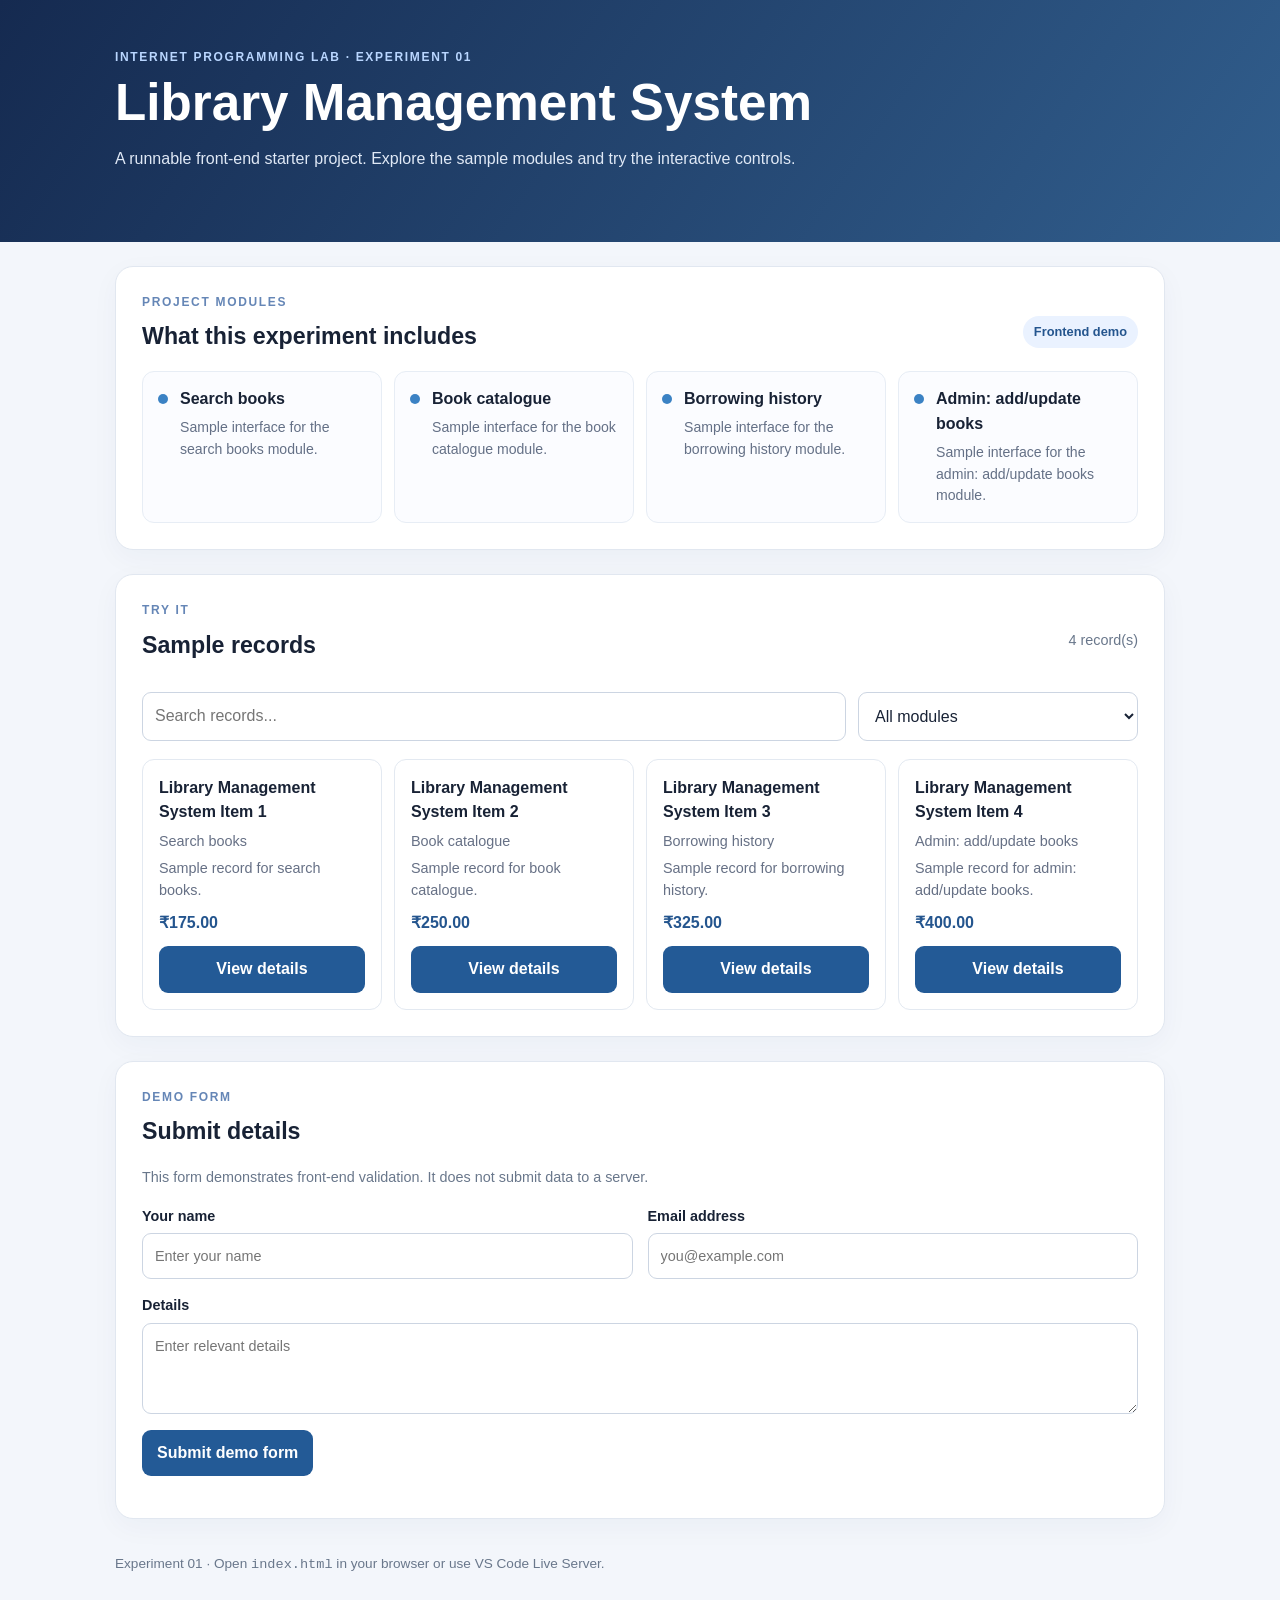
<file: First_10_Experiments/Exp_01_library_management_system/index.html>
<!doctype html>
<html lang="en">
<head>
  <meta charset="utf-8"><meta name="viewport" content="width=device-width, initial-scale=1">
  <title>Library Management System</title><link rel="stylesheet" href="style.css">
</head>
<body>
<header class="hero"><div class="wrap"><p class="eyebrow">INTERNET PROGRAMMING LAB · EXPERIMENT 01</p><h1>Library Management System</h1><p>A runnable front-end starter project. Explore the sample modules and try the interactive controls.</p></div></header>
<main class="wrap">
  <section class="panel"><div class="section-head"><div><p class="eyebrow">PROJECT MODULES</p><h2>What this experiment includes</h2></div><span class="pill">Frontend demo</span></div>
    <div class="features"><article class="feature"><span class="dot"></span><div><h3>Search books</h3><p>Sample interface for the search books module.</p></div></article><article class="feature"><span class="dot"></span><div><h3>Book catalogue</h3><p>Sample interface for the book catalogue module.</p></div></article><article class="feature"><span class="dot"></span><div><h3>Borrowing history</h3><p>Sample interface for the borrowing history module.</p></div></article><article class="feature"><span class="dot"></span><div><h3>Admin: add/update books</h3><p>Sample interface for the admin: add/update books module.</p></div></article></div>
  </section>
  <section class="panel"><div class="section-head"><div><p class="eyebrow">TRY IT</p><h2>Sample records</h2></div><span id="count" class="muted"></span></div>
    <div class="toolbar"><input id="search" type="search" placeholder="Search records..." aria-label="Search records"><select id="filter" aria-label="Filter category"><option value="">All modules</option><option>Search books</option><option>Book catalogue</option><option>Borrowing history</option><option>Admin: add/update books</option></select></div>
    <div id="items" class="items"></div>
  </section>
  <section class="panel"><p class="eyebrow">DEMO FORM</p><h2>Submit details</h2><p class="muted">This form demonstrates front-end validation. It does not submit data to a server.</p>
    <form id="demoForm"><div class="form-grid"><label>Your name<input name="name" required placeholder="Enter your name"></label><label>Email address<input name="email" type="email" required placeholder="you@example.com"></label><label class="wide">Details<textarea name="details" rows="3" placeholder="Enter relevant details"></textarea></label></div><button type="submit">Submit demo form</button><p id="message" role="status"></p></form>
  </section>
  <footer>Experiment 01 · Open <code>index.html</code> in your browser or use VS Code Live Server.</footer>
</main><script src="script.js"></script></body></html>
</file>
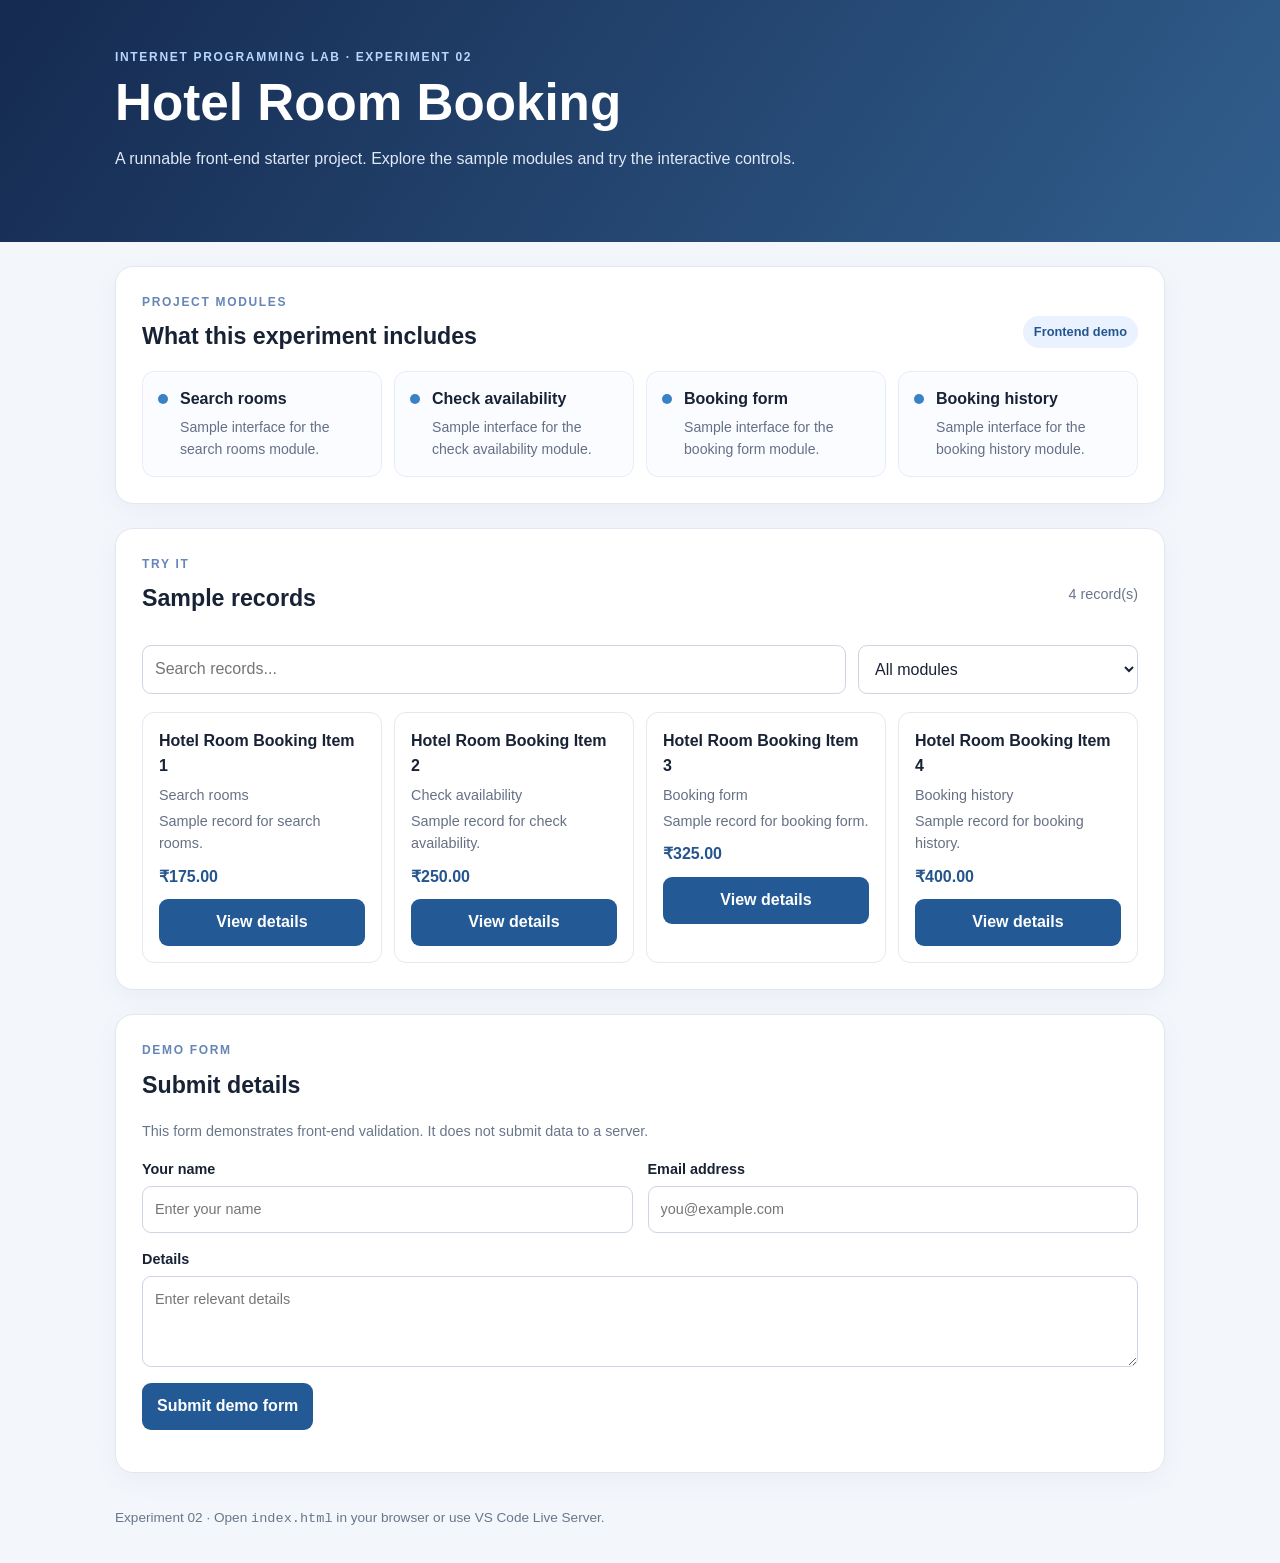
<file: First_10_Experiments/Exp_02_hotel_room_booking/index.html>
<!doctype html>
<html lang="en">
<head>
  <meta charset="utf-8"><meta name="viewport" content="width=device-width, initial-scale=1">
  <title>Hotel Room Booking</title><link rel="stylesheet" href="style.css">
</head>
<body>
<header class="hero"><div class="wrap"><p class="eyebrow">INTERNET PROGRAMMING LAB · EXPERIMENT 02</p><h1>Hotel Room Booking</h1><p>A runnable front-end starter project. Explore the sample modules and try the interactive controls.</p></div></header>
<main class="wrap">
  <section class="panel"><div class="section-head"><div><p class="eyebrow">PROJECT MODULES</p><h2>What this experiment includes</h2></div><span class="pill">Frontend demo</span></div>
    <div class="features"><article class="feature"><span class="dot"></span><div><h3>Search rooms</h3><p>Sample interface for the search rooms module.</p></div></article><article class="feature"><span class="dot"></span><div><h3>Check availability</h3><p>Sample interface for the check availability module.</p></div></article><article class="feature"><span class="dot"></span><div><h3>Booking form</h3><p>Sample interface for the booking form module.</p></div></article><article class="feature"><span class="dot"></span><div><h3>Booking history</h3><p>Sample interface for the booking history module.</p></div></article></div>
  </section>
  <section class="panel"><div class="section-head"><div><p class="eyebrow">TRY IT</p><h2>Sample records</h2></div><span id="count" class="muted"></span></div>
    <div class="toolbar"><input id="search" type="search" placeholder="Search records..." aria-label="Search records"><select id="filter" aria-label="Filter category"><option value="">All modules</option><option>Search rooms</option><option>Check availability</option><option>Booking form</option><option>Booking history</option></select></div>
    <div id="items" class="items"></div>
  </section>
  <section class="panel"><p class="eyebrow">DEMO FORM</p><h2>Submit details</h2><p class="muted">This form demonstrates front-end validation. It does not submit data to a server.</p>
    <form id="demoForm"><div class="form-grid"><label>Your name<input name="name" required placeholder="Enter your name"></label><label>Email address<input name="email" type="email" required placeholder="you@example.com"></label><label class="wide">Details<textarea name="details" rows="3" placeholder="Enter relevant details"></textarea></label></div><button type="submit">Submit demo form</button><p id="message" role="status"></p></form>
  </section>
  <footer>Experiment 02 · Open <code>index.html</code> in your browser or use VS Code Live Server.</footer>
</main><script src="script.js"></script></body></html>
</file>
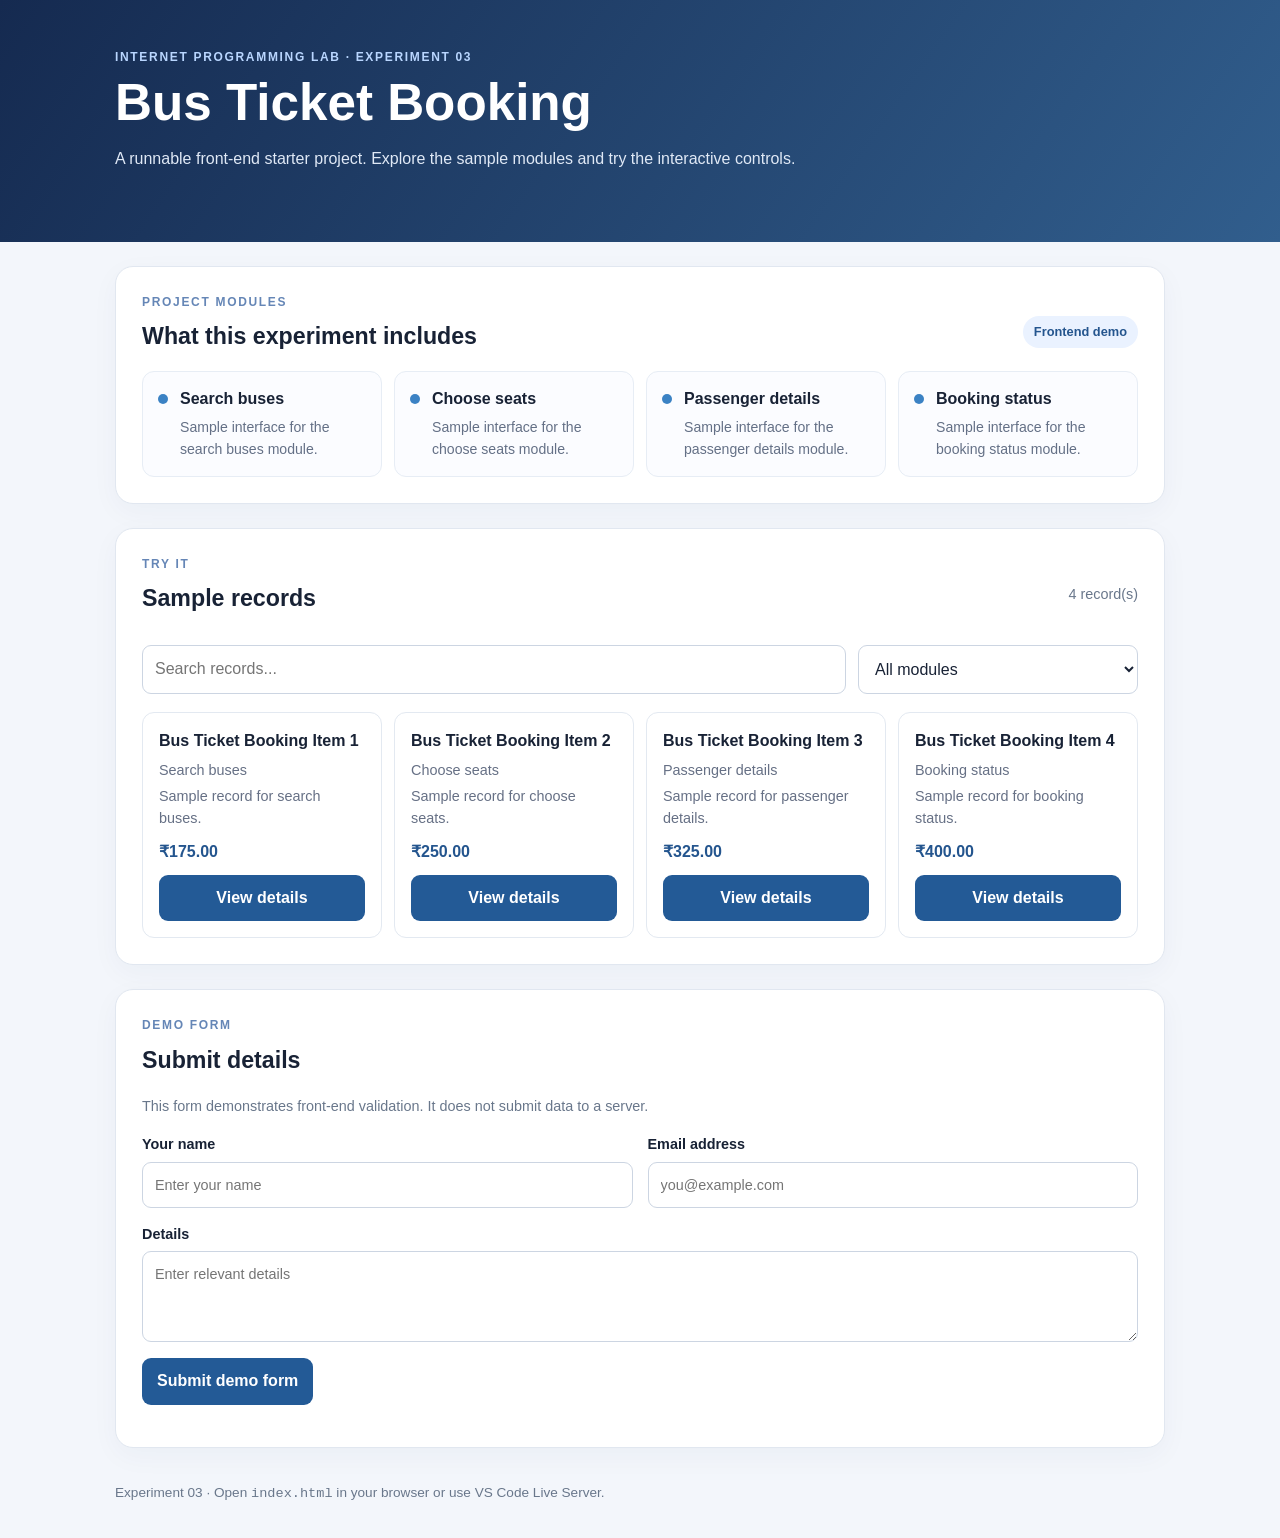
<file: First_10_Experiments/Exp_03_bus_ticket_booking/index.html>
<!doctype html>
<html lang="en">
<head>
  <meta charset="utf-8"><meta name="viewport" content="width=device-width, initial-scale=1">
  <title>Bus Ticket Booking</title><link rel="stylesheet" href="style.css">
</head>
<body>
<header class="hero"><div class="wrap"><p class="eyebrow">INTERNET PROGRAMMING LAB · EXPERIMENT 03</p><h1>Bus Ticket Booking</h1><p>A runnable front-end starter project. Explore the sample modules and try the interactive controls.</p></div></header>
<main class="wrap">
  <section class="panel"><div class="section-head"><div><p class="eyebrow">PROJECT MODULES</p><h2>What this experiment includes</h2></div><span class="pill">Frontend demo</span></div>
    <div class="features"><article class="feature"><span class="dot"></span><div><h3>Search buses</h3><p>Sample interface for the search buses module.</p></div></article><article class="feature"><span class="dot"></span><div><h3>Choose seats</h3><p>Sample interface for the choose seats module.</p></div></article><article class="feature"><span class="dot"></span><div><h3>Passenger details</h3><p>Sample interface for the passenger details module.</p></div></article><article class="feature"><span class="dot"></span><div><h3>Booking status</h3><p>Sample interface for the booking status module.</p></div></article></div>
  </section>
  <section class="panel"><div class="section-head"><div><p class="eyebrow">TRY IT</p><h2>Sample records</h2></div><span id="count" class="muted"></span></div>
    <div class="toolbar"><input id="search" type="search" placeholder="Search records..." aria-label="Search records"><select id="filter" aria-label="Filter category"><option value="">All modules</option><option>Search buses</option><option>Choose seats</option><option>Passenger details</option><option>Booking status</option></select></div>
    <div id="items" class="items"></div>
  </section>
  <section class="panel"><p class="eyebrow">DEMO FORM</p><h2>Submit details</h2><p class="muted">This form demonstrates front-end validation. It does not submit data to a server.</p>
    <form id="demoForm"><div class="form-grid"><label>Your name<input name="name" required placeholder="Enter your name"></label><label>Email address<input name="email" type="email" required placeholder="you@example.com"></label><label class="wide">Details<textarea name="details" rows="3" placeholder="Enter relevant details"></textarea></label></div><button type="submit">Submit demo form</button><p id="message" role="status"></p></form>
  </section>
  <footer>Experiment 03 · Open <code>index.html</code> in your browser or use VS Code Live Server.</footer>
</main><script src="script.js"></script></body></html>
</file>
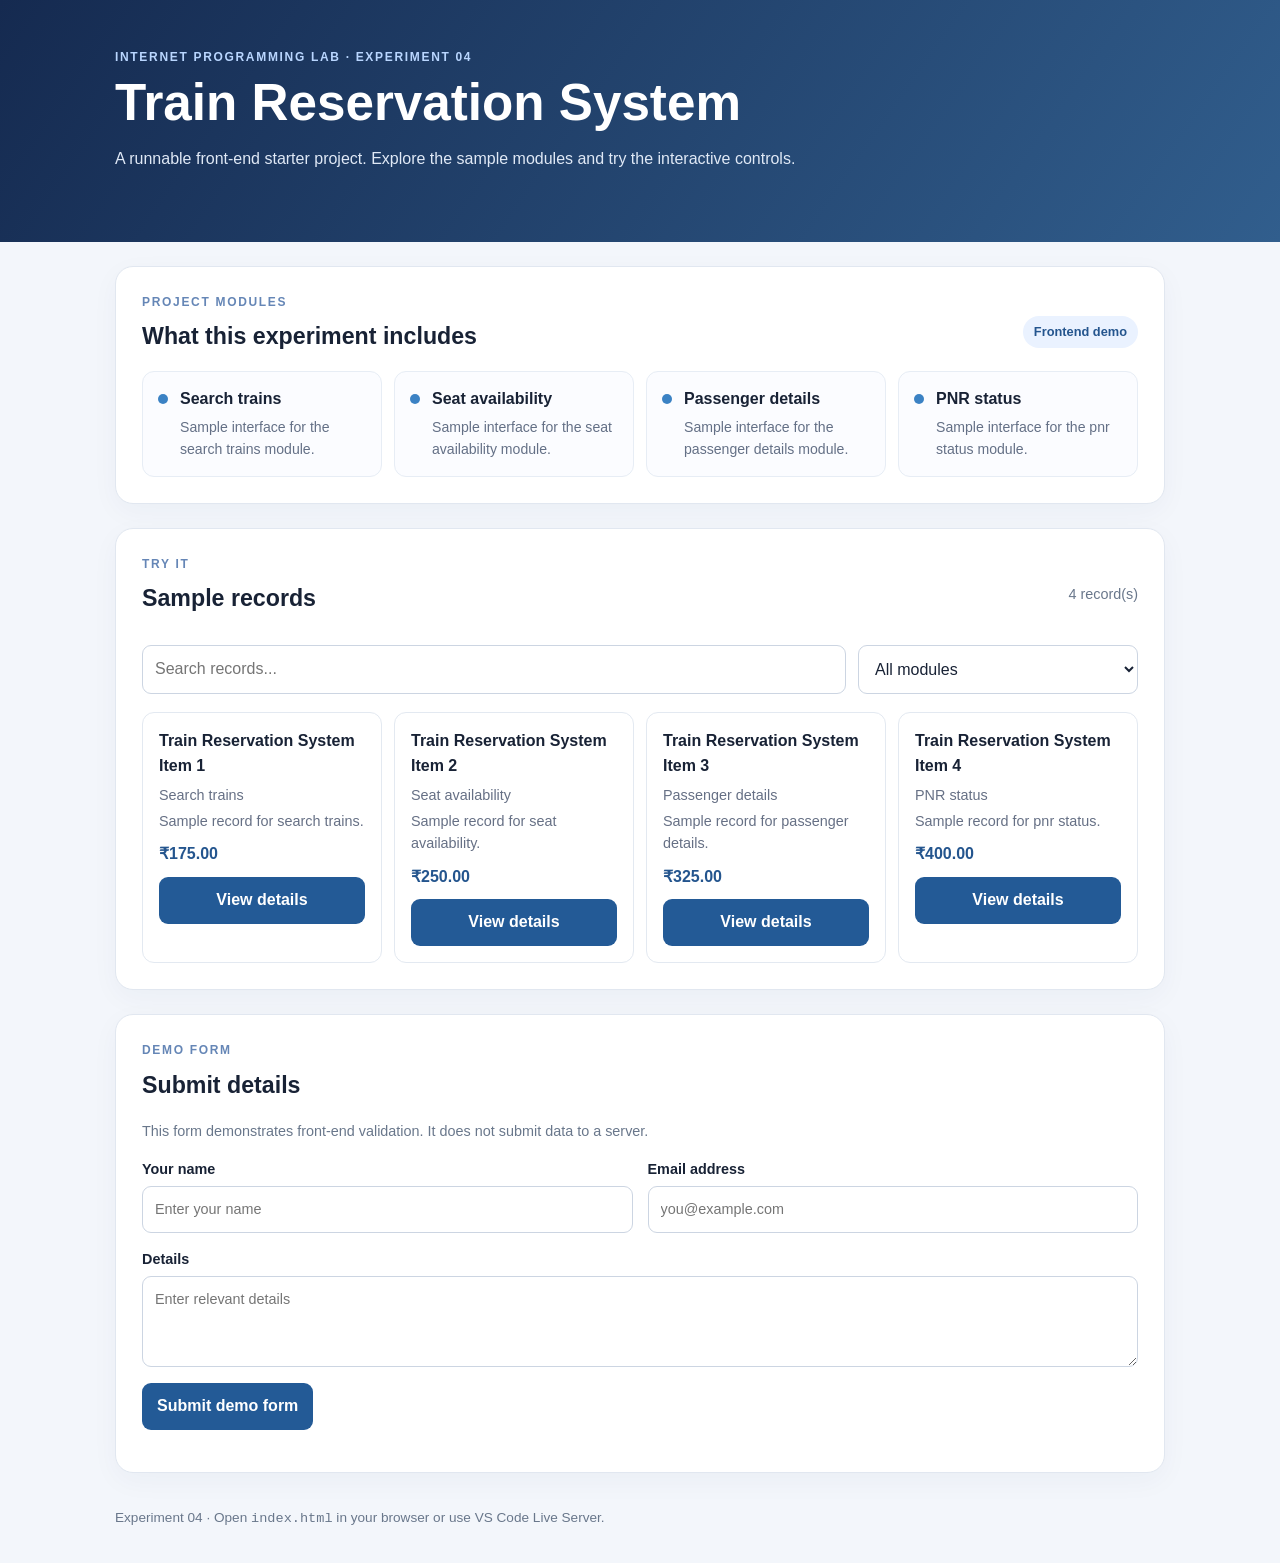
<file: First_10_Experiments/Exp_04_train_reservation_system/index.html>
<!doctype html>
<html lang="en">
<head>
  <meta charset="utf-8"><meta name="viewport" content="width=device-width, initial-scale=1">
  <title>Train Reservation System</title><link rel="stylesheet" href="style.css">
</head>
<body>
<header class="hero"><div class="wrap"><p class="eyebrow">INTERNET PROGRAMMING LAB · EXPERIMENT 04</p><h1>Train Reservation System</h1><p>A runnable front-end starter project. Explore the sample modules and try the interactive controls.</p></div></header>
<main class="wrap">
  <section class="panel"><div class="section-head"><div><p class="eyebrow">PROJECT MODULES</p><h2>What this experiment includes</h2></div><span class="pill">Frontend demo</span></div>
    <div class="features"><article class="feature"><span class="dot"></span><div><h3>Search trains</h3><p>Sample interface for the search trains module.</p></div></article><article class="feature"><span class="dot"></span><div><h3>Seat availability</h3><p>Sample interface for the seat availability module.</p></div></article><article class="feature"><span class="dot"></span><div><h3>Passenger details</h3><p>Sample interface for the passenger details module.</p></div></article><article class="feature"><span class="dot"></span><div><h3>PNR status</h3><p>Sample interface for the pnr status module.</p></div></article></div>
  </section>
  <section class="panel"><div class="section-head"><div><p class="eyebrow">TRY IT</p><h2>Sample records</h2></div><span id="count" class="muted"></span></div>
    <div class="toolbar"><input id="search" type="search" placeholder="Search records..." aria-label="Search records"><select id="filter" aria-label="Filter category"><option value="">All modules</option><option>Search trains</option><option>Seat availability</option><option>Passenger details</option><option>PNR status</option></select></div>
    <div id="items" class="items"></div>
  </section>
  <section class="panel"><p class="eyebrow">DEMO FORM</p><h2>Submit details</h2><p class="muted">This form demonstrates front-end validation. It does not submit data to a server.</p>
    <form id="demoForm"><div class="form-grid"><label>Your name<input name="name" required placeholder="Enter your name"></label><label>Email address<input name="email" type="email" required placeholder="you@example.com"></label><label class="wide">Details<textarea name="details" rows="3" placeholder="Enter relevant details"></textarea></label></div><button type="submit">Submit demo form</button><p id="message" role="status"></p></form>
  </section>
  <footer>Experiment 04 · Open <code>index.html</code> in your browser or use VS Code Live Server.</footer>
</main><script src="script.js"></script></body></html>
</file>
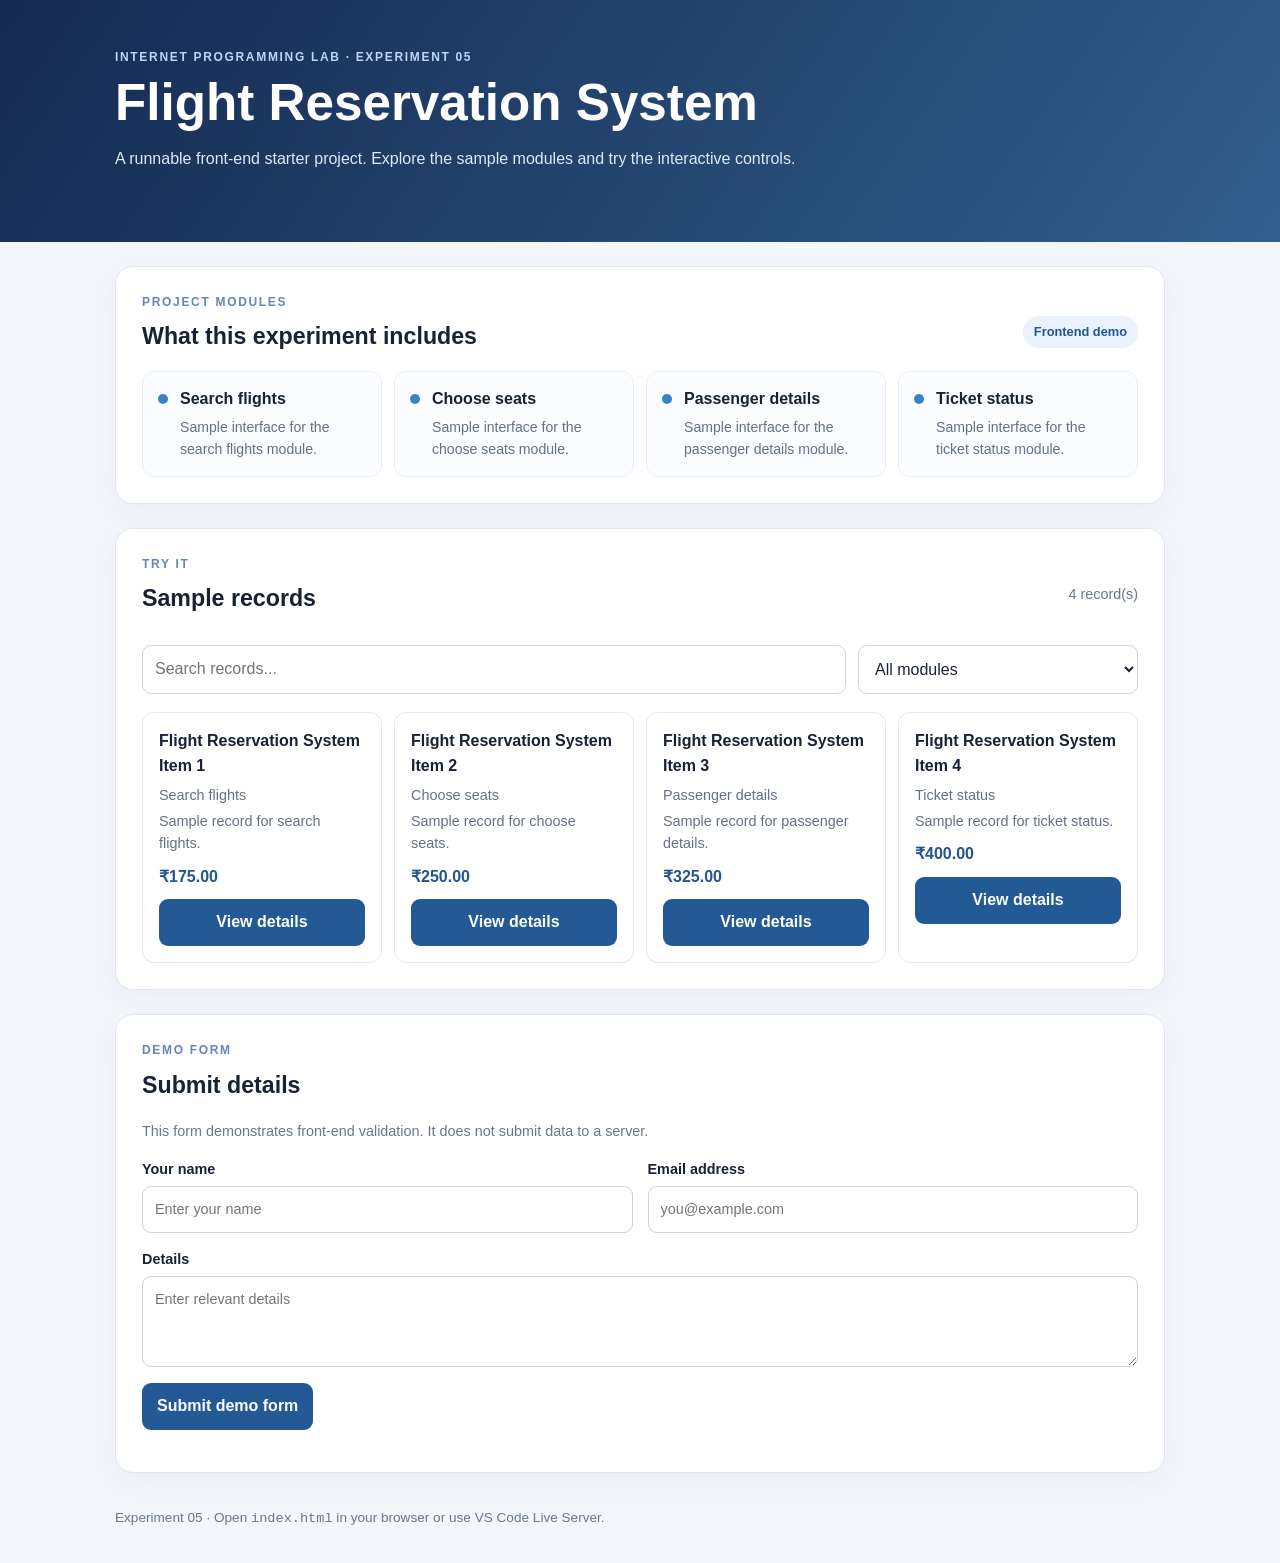
<file: First_10_Experiments/Exp_05_flight_reservation_system/index.html>
<!doctype html>
<html lang="en">
<head>
  <meta charset="utf-8"><meta name="viewport" content="width=device-width, initial-scale=1">
  <title>Flight Reservation System</title><link rel="stylesheet" href="style.css">
</head>
<body>
<header class="hero"><div class="wrap"><p class="eyebrow">INTERNET PROGRAMMING LAB · EXPERIMENT 05</p><h1>Flight Reservation System</h1><p>A runnable front-end starter project. Explore the sample modules and try the interactive controls.</p></div></header>
<main class="wrap">
  <section class="panel"><div class="section-head"><div><p class="eyebrow">PROJECT MODULES</p><h2>What this experiment includes</h2></div><span class="pill">Frontend demo</span></div>
    <div class="features"><article class="feature"><span class="dot"></span><div><h3>Search flights</h3><p>Sample interface for the search flights module.</p></div></article><article class="feature"><span class="dot"></span><div><h3>Choose seats</h3><p>Sample interface for the choose seats module.</p></div></article><article class="feature"><span class="dot"></span><div><h3>Passenger details</h3><p>Sample interface for the passenger details module.</p></div></article><article class="feature"><span class="dot"></span><div><h3>Ticket status</h3><p>Sample interface for the ticket status module.</p></div></article></div>
  </section>
  <section class="panel"><div class="section-head"><div><p class="eyebrow">TRY IT</p><h2>Sample records</h2></div><span id="count" class="muted"></span></div>
    <div class="toolbar"><input id="search" type="search" placeholder="Search records..." aria-label="Search records"><select id="filter" aria-label="Filter category"><option value="">All modules</option><option>Search flights</option><option>Choose seats</option><option>Passenger details</option><option>Ticket status</option></select></div>
    <div id="items" class="items"></div>
  </section>
  <section class="panel"><p class="eyebrow">DEMO FORM</p><h2>Submit details</h2><p class="muted">This form demonstrates front-end validation. It does not submit data to a server.</p>
    <form id="demoForm"><div class="form-grid"><label>Your name<input name="name" required placeholder="Enter your name"></label><label>Email address<input name="email" type="email" required placeholder="you@example.com"></label><label class="wide">Details<textarea name="details" rows="3" placeholder="Enter relevant details"></textarea></label></div><button type="submit">Submit demo form</button><p id="message" role="status"></p></form>
  </section>
  <footer>Experiment 05 · Open <code>index.html</code> in your browser or use VS Code Live Server.</footer>
</main><script src="script.js"></script></body></html>
</file>
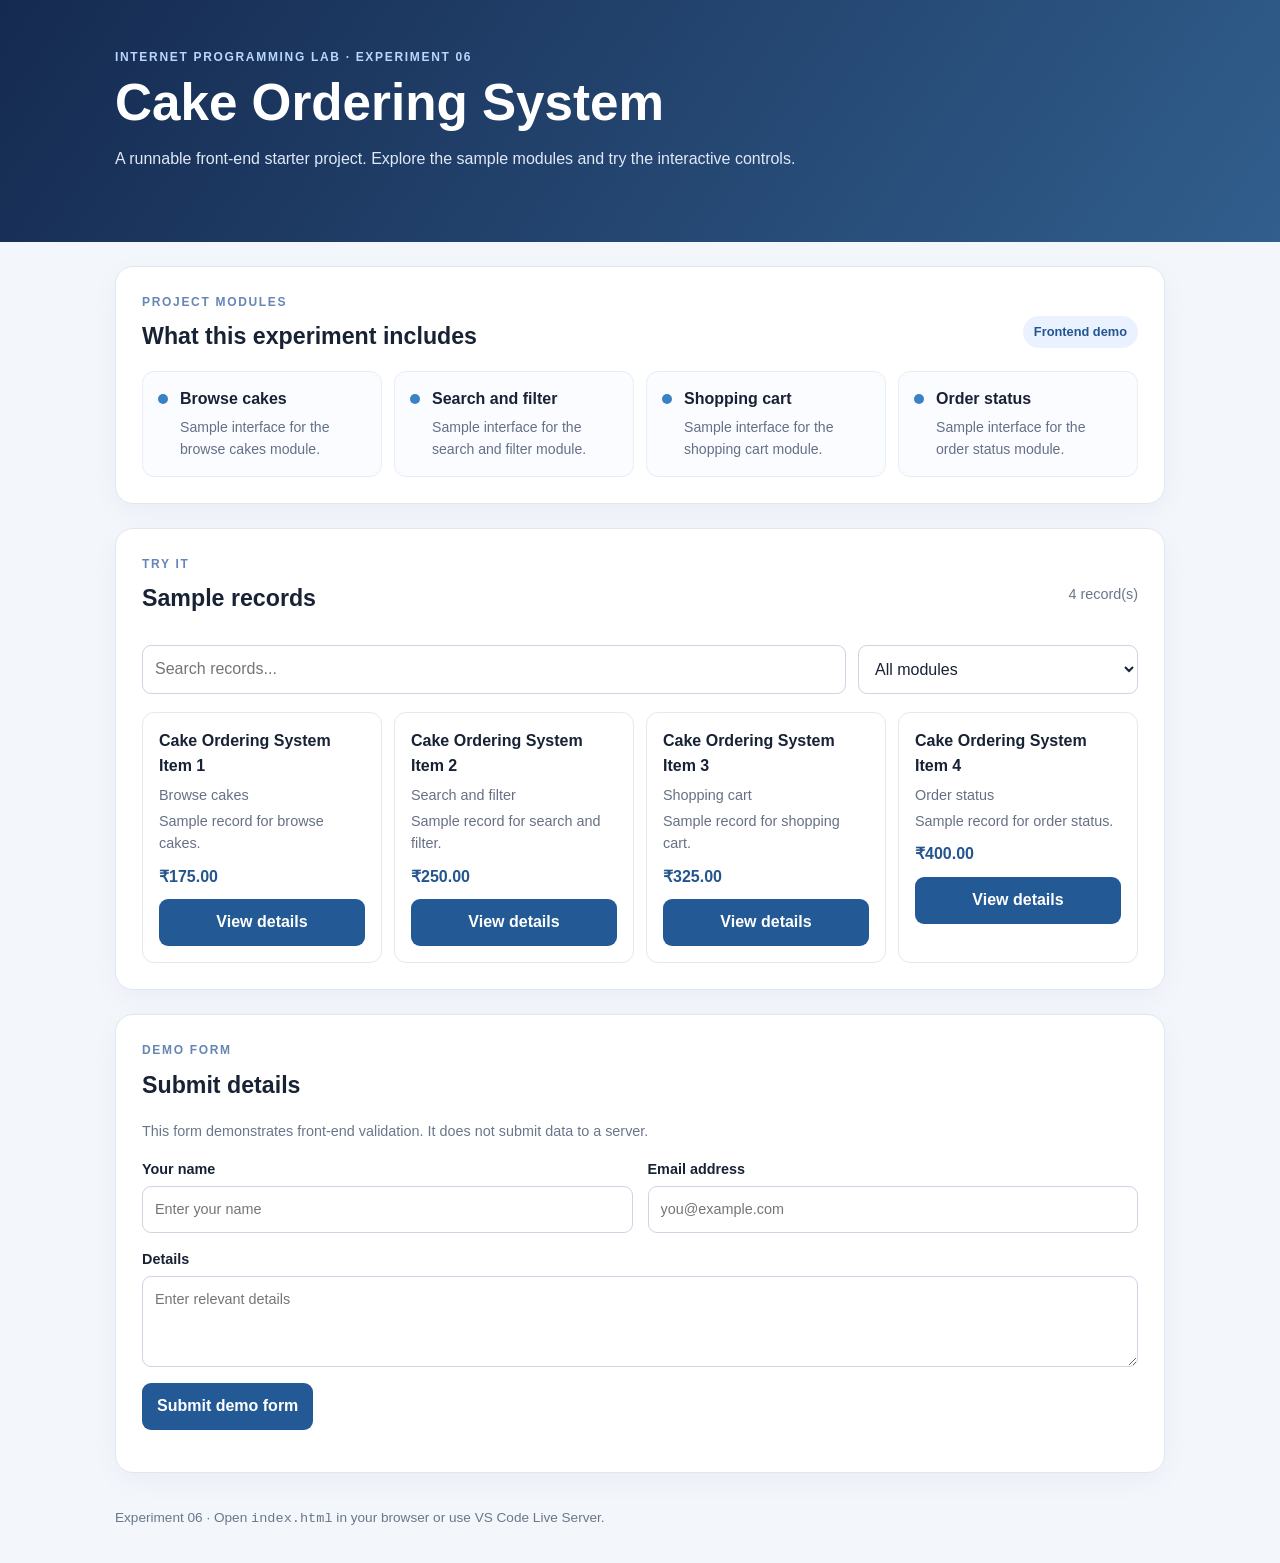
<file: First_10_Experiments/Exp_06_cake_ordering_system/index.html>
<!doctype html>
<html lang="en">
<head>
  <meta charset="utf-8"><meta name="viewport" content="width=device-width, initial-scale=1">
  <title>Cake Ordering System</title><link rel="stylesheet" href="style.css">
</head>
<body>
<header class="hero"><div class="wrap"><p class="eyebrow">INTERNET PROGRAMMING LAB · EXPERIMENT 06</p><h1>Cake Ordering System</h1><p>A runnable front-end starter project. Explore the sample modules and try the interactive controls.</p></div></header>
<main class="wrap">
  <section class="panel"><div class="section-head"><div><p class="eyebrow">PROJECT MODULES</p><h2>What this experiment includes</h2></div><span class="pill">Frontend demo</span></div>
    <div class="features"><article class="feature"><span class="dot"></span><div><h3>Browse cakes</h3><p>Sample interface for the browse cakes module.</p></div></article><article class="feature"><span class="dot"></span><div><h3>Search and filter</h3><p>Sample interface for the search and filter module.</p></div></article><article class="feature"><span class="dot"></span><div><h3>Shopping cart</h3><p>Sample interface for the shopping cart module.</p></div></article><article class="feature"><span class="dot"></span><div><h3>Order status</h3><p>Sample interface for the order status module.</p></div></article></div>
  </section>
  <section class="panel"><div class="section-head"><div><p class="eyebrow">TRY IT</p><h2>Sample records</h2></div><span id="count" class="muted"></span></div>
    <div class="toolbar"><input id="search" type="search" placeholder="Search records..." aria-label="Search records"><select id="filter" aria-label="Filter category"><option value="">All modules</option><option>Browse cakes</option><option>Search and filter</option><option>Shopping cart</option><option>Order status</option></select></div>
    <div id="items" class="items"></div>
  </section>
  <section class="panel"><p class="eyebrow">DEMO FORM</p><h2>Submit details</h2><p class="muted">This form demonstrates front-end validation. It does not submit data to a server.</p>
    <form id="demoForm"><div class="form-grid"><label>Your name<input name="name" required placeholder="Enter your name"></label><label>Email address<input name="email" type="email" required placeholder="you@example.com"></label><label class="wide">Details<textarea name="details" rows="3" placeholder="Enter relevant details"></textarea></label></div><button type="submit">Submit demo form</button><p id="message" role="status"></p></form>
  </section>
  <footer>Experiment 06 · Open <code>index.html</code> in your browser or use VS Code Live Server.</footer>
</main><script src="script.js"></script></body></html>
</file>
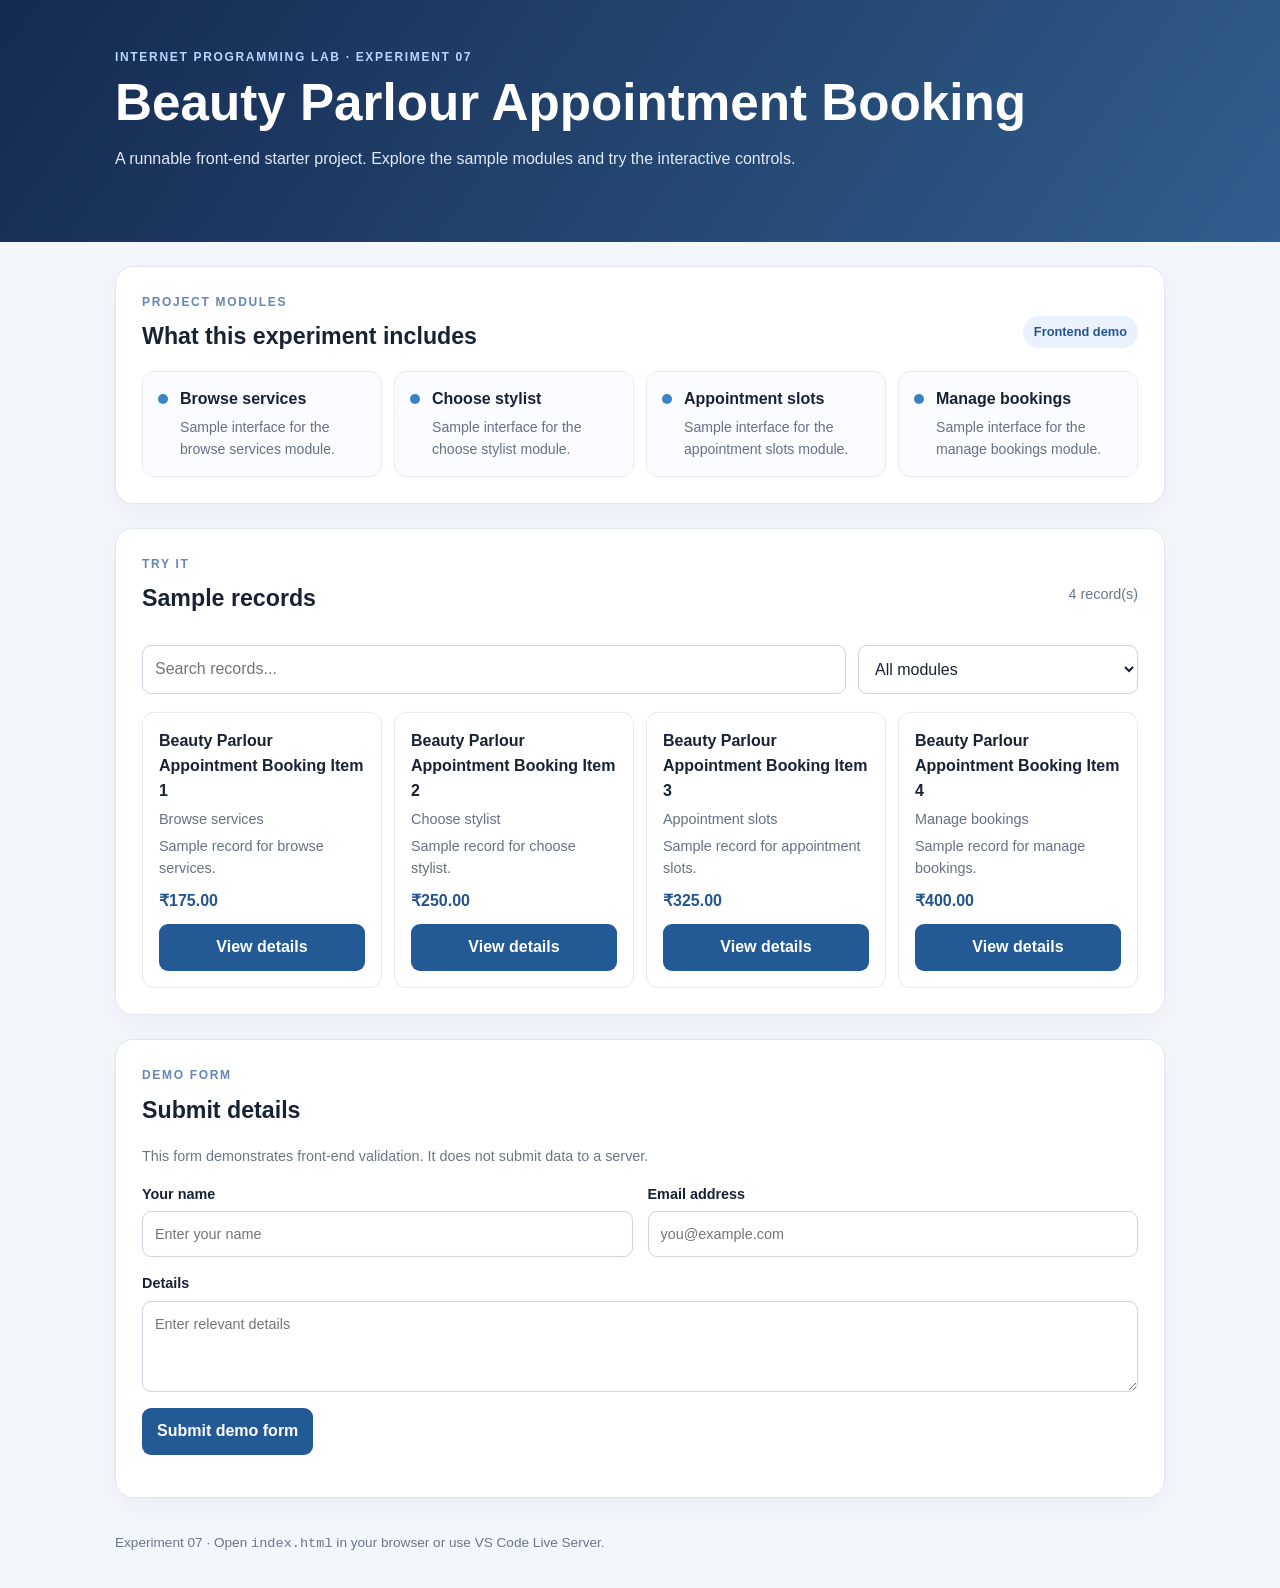
<file: First_10_Experiments/Exp_07_beauty_parlour_appointment_booking/index.html>
<!doctype html>
<html lang="en">
<head>
  <meta charset="utf-8"><meta name="viewport" content="width=device-width, initial-scale=1">
  <title>Beauty Parlour Appointment Booking</title><link rel="stylesheet" href="style.css">
</head>
<body>
<header class="hero"><div class="wrap"><p class="eyebrow">INTERNET PROGRAMMING LAB · EXPERIMENT 07</p><h1>Beauty Parlour Appointment Booking</h1><p>A runnable front-end starter project. Explore the sample modules and try the interactive controls.</p></div></header>
<main class="wrap">
  <section class="panel"><div class="section-head"><div><p class="eyebrow">PROJECT MODULES</p><h2>What this experiment includes</h2></div><span class="pill">Frontend demo</span></div>
    <div class="features"><article class="feature"><span class="dot"></span><div><h3>Browse services</h3><p>Sample interface for the browse services module.</p></div></article><article class="feature"><span class="dot"></span><div><h3>Choose stylist</h3><p>Sample interface for the choose stylist module.</p></div></article><article class="feature"><span class="dot"></span><div><h3>Appointment slots</h3><p>Sample interface for the appointment slots module.</p></div></article><article class="feature"><span class="dot"></span><div><h3>Manage bookings</h3><p>Sample interface for the manage bookings module.</p></div></article></div>
  </section>
  <section class="panel"><div class="section-head"><div><p class="eyebrow">TRY IT</p><h2>Sample records</h2></div><span id="count" class="muted"></span></div>
    <div class="toolbar"><input id="search" type="search" placeholder="Search records..." aria-label="Search records"><select id="filter" aria-label="Filter category"><option value="">All modules</option><option>Browse services</option><option>Choose stylist</option><option>Appointment slots</option><option>Manage bookings</option></select></div>
    <div id="items" class="items"></div>
  </section>
  <section class="panel"><p class="eyebrow">DEMO FORM</p><h2>Submit details</h2><p class="muted">This form demonstrates front-end validation. It does not submit data to a server.</p>
    <form id="demoForm"><div class="form-grid"><label>Your name<input name="name" required placeholder="Enter your name"></label><label>Email address<input name="email" type="email" required placeholder="you@example.com"></label><label class="wide">Details<textarea name="details" rows="3" placeholder="Enter relevant details"></textarea></label></div><button type="submit">Submit demo form</button><p id="message" role="status"></p></form>
  </section>
  <footer>Experiment 07 · Open <code>index.html</code> in your browser or use VS Code Live Server.</footer>
</main><script src="script.js"></script></body></html>
</file>
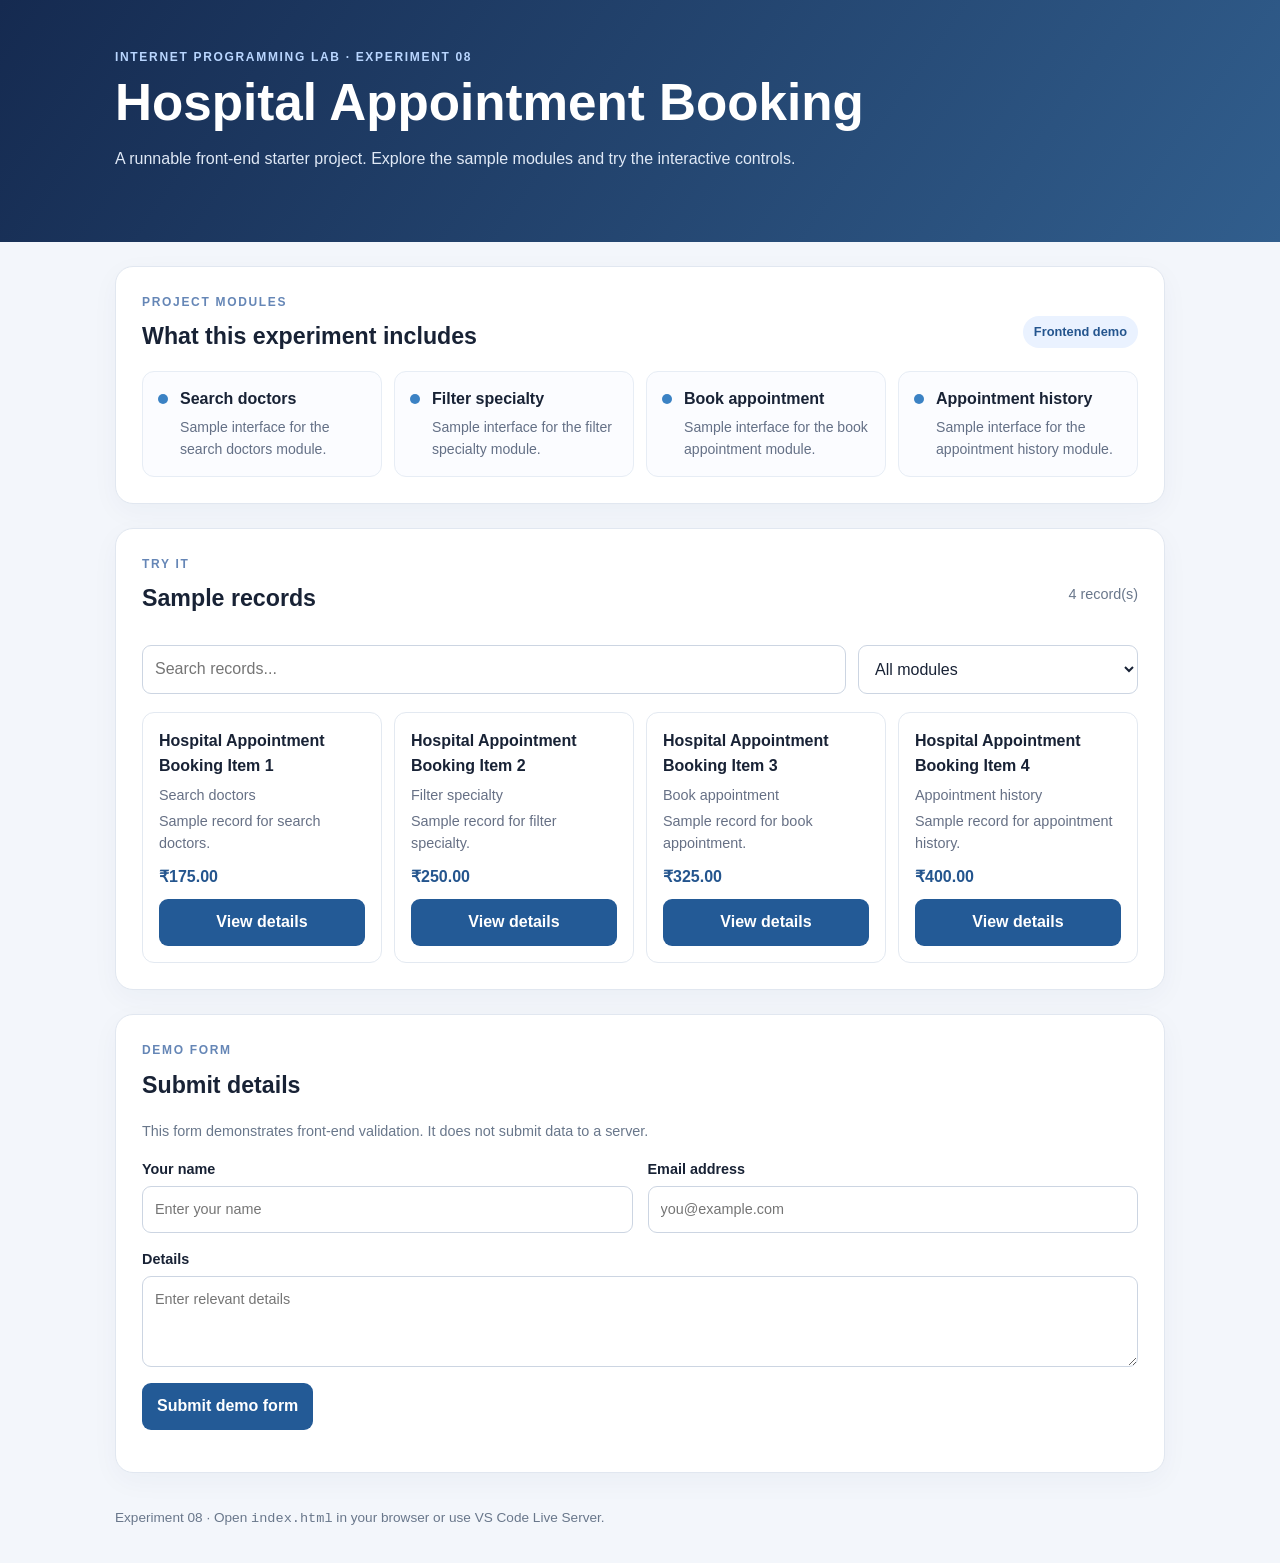
<file: First_10_Experiments/Exp_08_hospital_appointment_booking/index.html>
<!doctype html>
<html lang="en">
<head>
  <meta charset="utf-8"><meta name="viewport" content="width=device-width, initial-scale=1">
  <title>Hospital Appointment Booking</title><link rel="stylesheet" href="style.css">
</head>
<body>
<header class="hero"><div class="wrap"><p class="eyebrow">INTERNET PROGRAMMING LAB · EXPERIMENT 08</p><h1>Hospital Appointment Booking</h1><p>A runnable front-end starter project. Explore the sample modules and try the interactive controls.</p></div></header>
<main class="wrap">
  <section class="panel"><div class="section-head"><div><p class="eyebrow">PROJECT MODULES</p><h2>What this experiment includes</h2></div><span class="pill">Frontend demo</span></div>
    <div class="features"><article class="feature"><span class="dot"></span><div><h3>Search doctors</h3><p>Sample interface for the search doctors module.</p></div></article><article class="feature"><span class="dot"></span><div><h3>Filter specialty</h3><p>Sample interface for the filter specialty module.</p></div></article><article class="feature"><span class="dot"></span><div><h3>Book appointment</h3><p>Sample interface for the book appointment module.</p></div></article><article class="feature"><span class="dot"></span><div><h3>Appointment history</h3><p>Sample interface for the appointment history module.</p></div></article></div>
  </section>
  <section class="panel"><div class="section-head"><div><p class="eyebrow">TRY IT</p><h2>Sample records</h2></div><span id="count" class="muted"></span></div>
    <div class="toolbar"><input id="search" type="search" placeholder="Search records..." aria-label="Search records"><select id="filter" aria-label="Filter category"><option value="">All modules</option><option>Search doctors</option><option>Filter specialty</option><option>Book appointment</option><option>Appointment history</option></select></div>
    <div id="items" class="items"></div>
  </section>
  <section class="panel"><p class="eyebrow">DEMO FORM</p><h2>Submit details</h2><p class="muted">This form demonstrates front-end validation. It does not submit data to a server.</p>
    <form id="demoForm"><div class="form-grid"><label>Your name<input name="name" required placeholder="Enter your name"></label><label>Email address<input name="email" type="email" required placeholder="you@example.com"></label><label class="wide">Details<textarea name="details" rows="3" placeholder="Enter relevant details"></textarea></label></div><button type="submit">Submit demo form</button><p id="message" role="status"></p></form>
  </section>
  <footer>Experiment 08 · Open <code>index.html</code> in your browser or use VS Code Live Server.</footer>
</main><script src="script.js"></script></body></html>
</file>
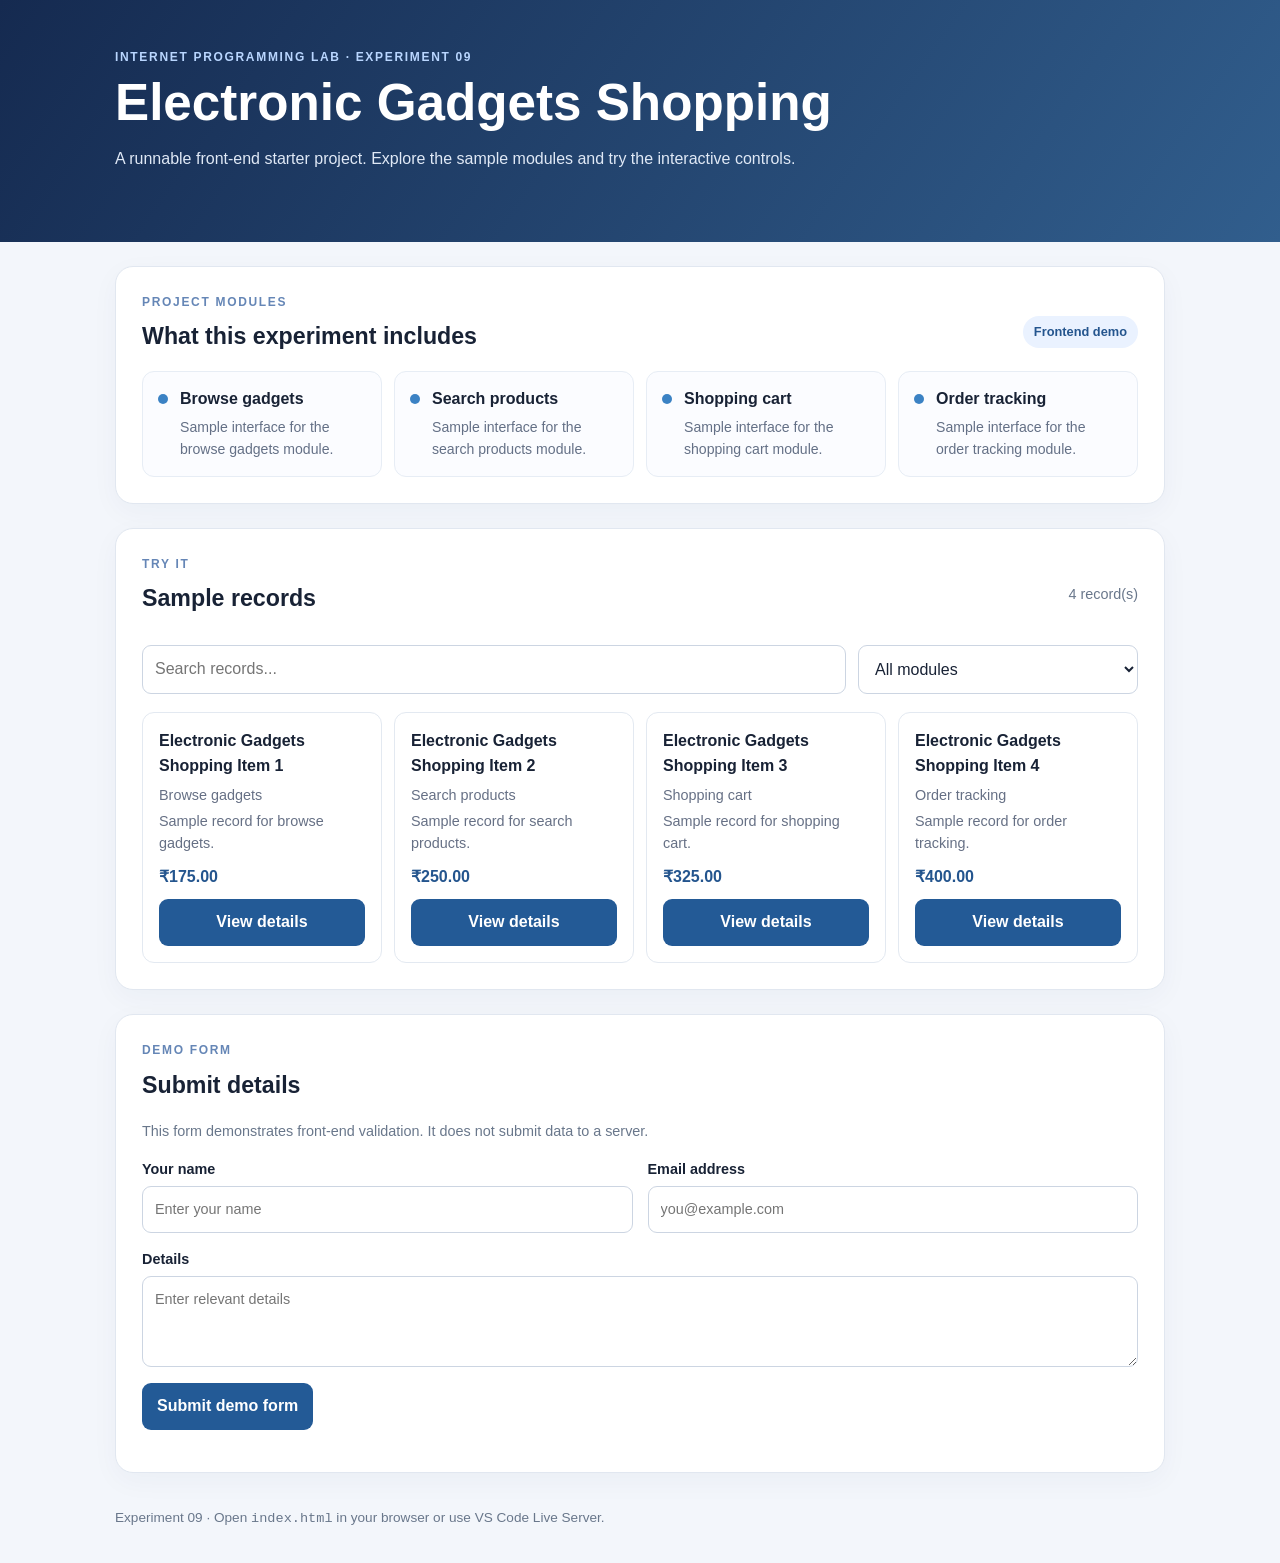
<file: First_10_Experiments/Exp_09_electronic_gadgets_shopping/index.html>
<!doctype html>
<html lang="en">
<head>
  <meta charset="utf-8"><meta name="viewport" content="width=device-width, initial-scale=1">
  <title>Electronic Gadgets Shopping</title><link rel="stylesheet" href="style.css">
</head>
<body>
<header class="hero"><div class="wrap"><p class="eyebrow">INTERNET PROGRAMMING LAB · EXPERIMENT 09</p><h1>Electronic Gadgets Shopping</h1><p>A runnable front-end starter project. Explore the sample modules and try the interactive controls.</p></div></header>
<main class="wrap">
  <section class="panel"><div class="section-head"><div><p class="eyebrow">PROJECT MODULES</p><h2>What this experiment includes</h2></div><span class="pill">Frontend demo</span></div>
    <div class="features"><article class="feature"><span class="dot"></span><div><h3>Browse gadgets</h3><p>Sample interface for the browse gadgets module.</p></div></article><article class="feature"><span class="dot"></span><div><h3>Search products</h3><p>Sample interface for the search products module.</p></div></article><article class="feature"><span class="dot"></span><div><h3>Shopping cart</h3><p>Sample interface for the shopping cart module.</p></div></article><article class="feature"><span class="dot"></span><div><h3>Order tracking</h3><p>Sample interface for the order tracking module.</p></div></article></div>
  </section>
  <section class="panel"><div class="section-head"><div><p class="eyebrow">TRY IT</p><h2>Sample records</h2></div><span id="count" class="muted"></span></div>
    <div class="toolbar"><input id="search" type="search" placeholder="Search records..." aria-label="Search records"><select id="filter" aria-label="Filter category"><option value="">All modules</option><option>Browse gadgets</option><option>Search products</option><option>Shopping cart</option><option>Order tracking</option></select></div>
    <div id="items" class="items"></div>
  </section>
  <section class="panel"><p class="eyebrow">DEMO FORM</p><h2>Submit details</h2><p class="muted">This form demonstrates front-end validation. It does not submit data to a server.</p>
    <form id="demoForm"><div class="form-grid"><label>Your name<input name="name" required placeholder="Enter your name"></label><label>Email address<input name="email" type="email" required placeholder="you@example.com"></label><label class="wide">Details<textarea name="details" rows="3" placeholder="Enter relevant details"></textarea></label></div><button type="submit">Submit demo form</button><p id="message" role="status"></p></form>
  </section>
  <footer>Experiment 09 · Open <code>index.html</code> in your browser or use VS Code Live Server.</footer>
</main><script src="script.js"></script></body></html>
</file>
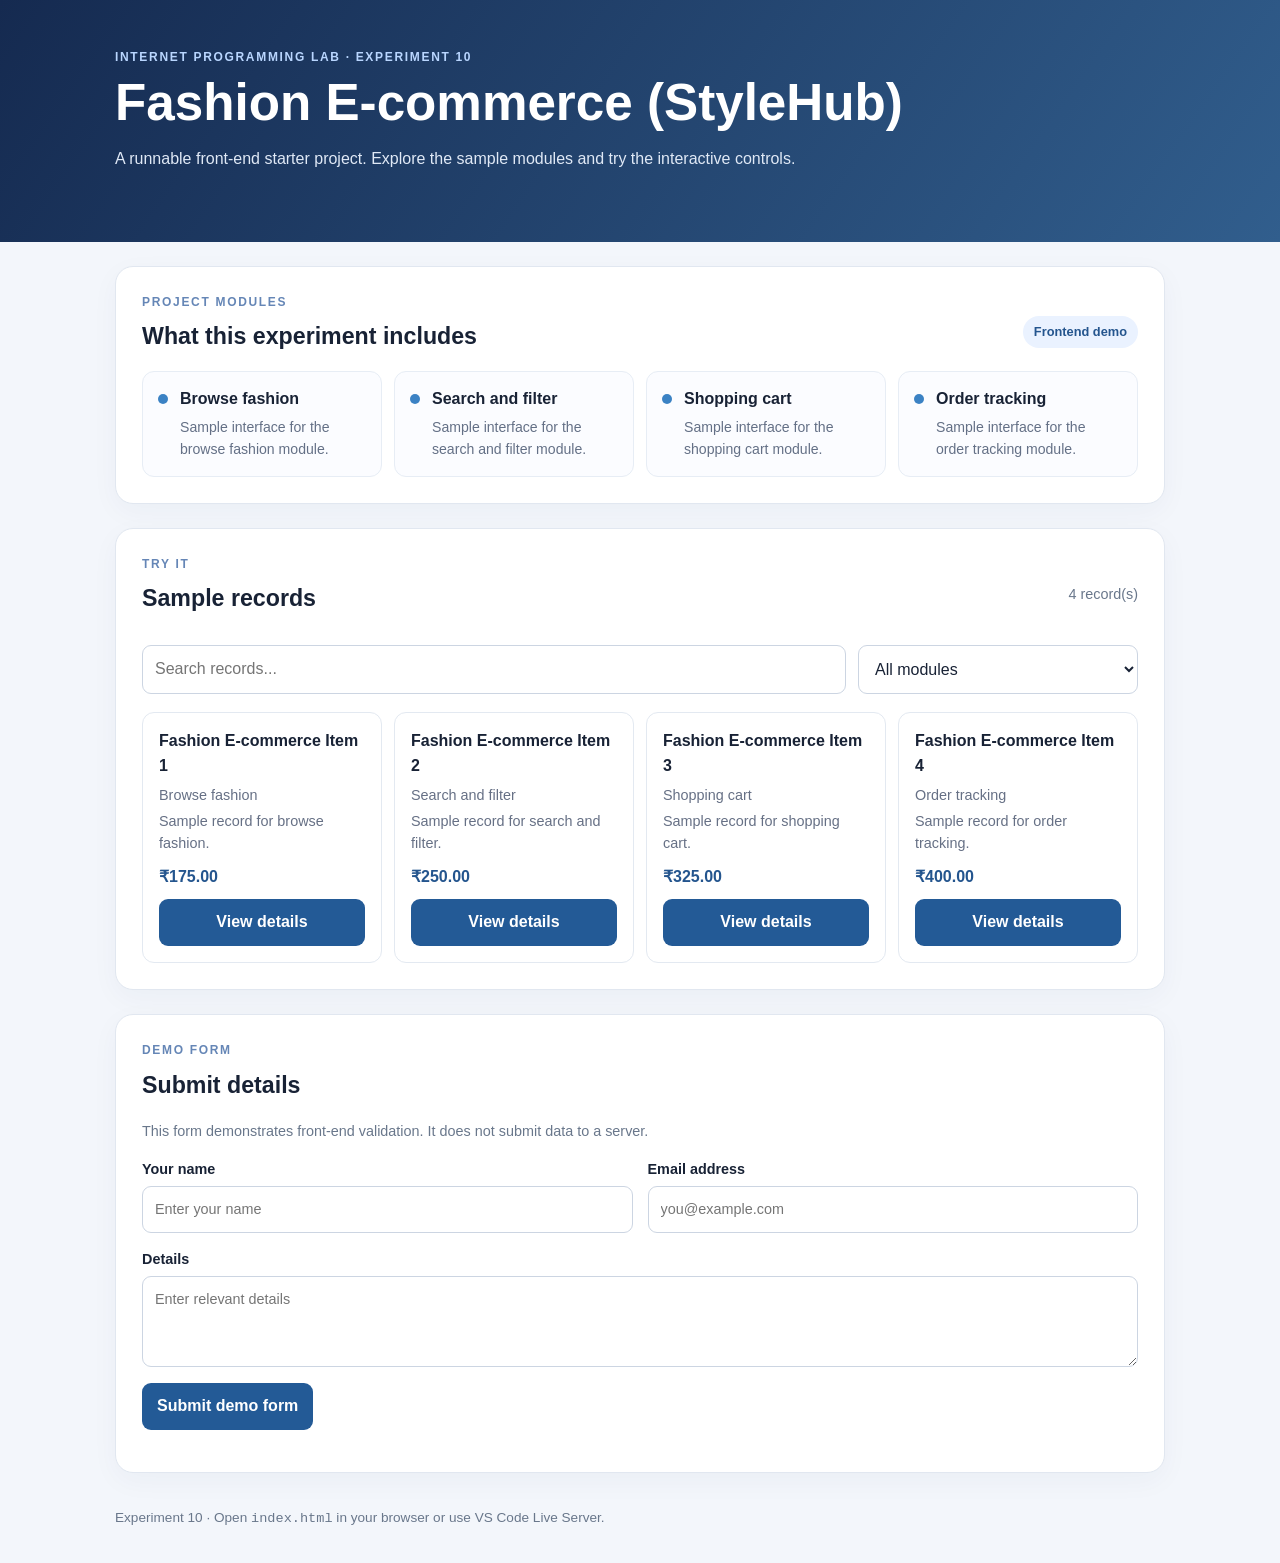
<file: First_10_Experiments/Exp_10_fashion_e_commerce_stylehub/index.html>
<!doctype html>
<html lang="en">
<head>
  <meta charset="utf-8"><meta name="viewport" content="width=device-width, initial-scale=1">
  <title>Fashion E-commerce (StyleHub)</title><link rel="stylesheet" href="style.css">
</head>
<body>
<header class="hero"><div class="wrap"><p class="eyebrow">INTERNET PROGRAMMING LAB · EXPERIMENT 10</p><h1>Fashion E-commerce (StyleHub)</h1><p>A runnable front-end starter project. Explore the sample modules and try the interactive controls.</p></div></header>
<main class="wrap">
  <section class="panel"><div class="section-head"><div><p class="eyebrow">PROJECT MODULES</p><h2>What this experiment includes</h2></div><span class="pill">Frontend demo</span></div>
    <div class="features"><article class="feature"><span class="dot"></span><div><h3>Browse fashion</h3><p>Sample interface for the browse fashion module.</p></div></article><article class="feature"><span class="dot"></span><div><h3>Search and filter</h3><p>Sample interface for the search and filter module.</p></div></article><article class="feature"><span class="dot"></span><div><h3>Shopping cart</h3><p>Sample interface for the shopping cart module.</p></div></article><article class="feature"><span class="dot"></span><div><h3>Order tracking</h3><p>Sample interface for the order tracking module.</p></div></article></div>
  </section>
  <section class="panel"><div class="section-head"><div><p class="eyebrow">TRY IT</p><h2>Sample records</h2></div><span id="count" class="muted"></span></div>
    <div class="toolbar"><input id="search" type="search" placeholder="Search records..." aria-label="Search records"><select id="filter" aria-label="Filter category"><option value="">All modules</option><option>Browse fashion</option><option>Search and filter</option><option>Shopping cart</option><option>Order tracking</option></select></div>
    <div id="items" class="items"></div>
  </section>
  <section class="panel"><p class="eyebrow">DEMO FORM</p><h2>Submit details</h2><p class="muted">This form demonstrates front-end validation. It does not submit data to a server.</p>
    <form id="demoForm"><div class="form-grid"><label>Your name<input name="name" required placeholder="Enter your name"></label><label>Email address<input name="email" type="email" required placeholder="you@example.com"></label><label class="wide">Details<textarea name="details" rows="3" placeholder="Enter relevant details"></textarea></label></div><button type="submit">Submit demo form</button><p id="message" role="status"></p></form>
  </section>
  <footer>Experiment 10 · Open <code>index.html</code> in your browser or use VS Code Live Server.</footer>
</main><script src="script.js"></script></body></html>
</file>
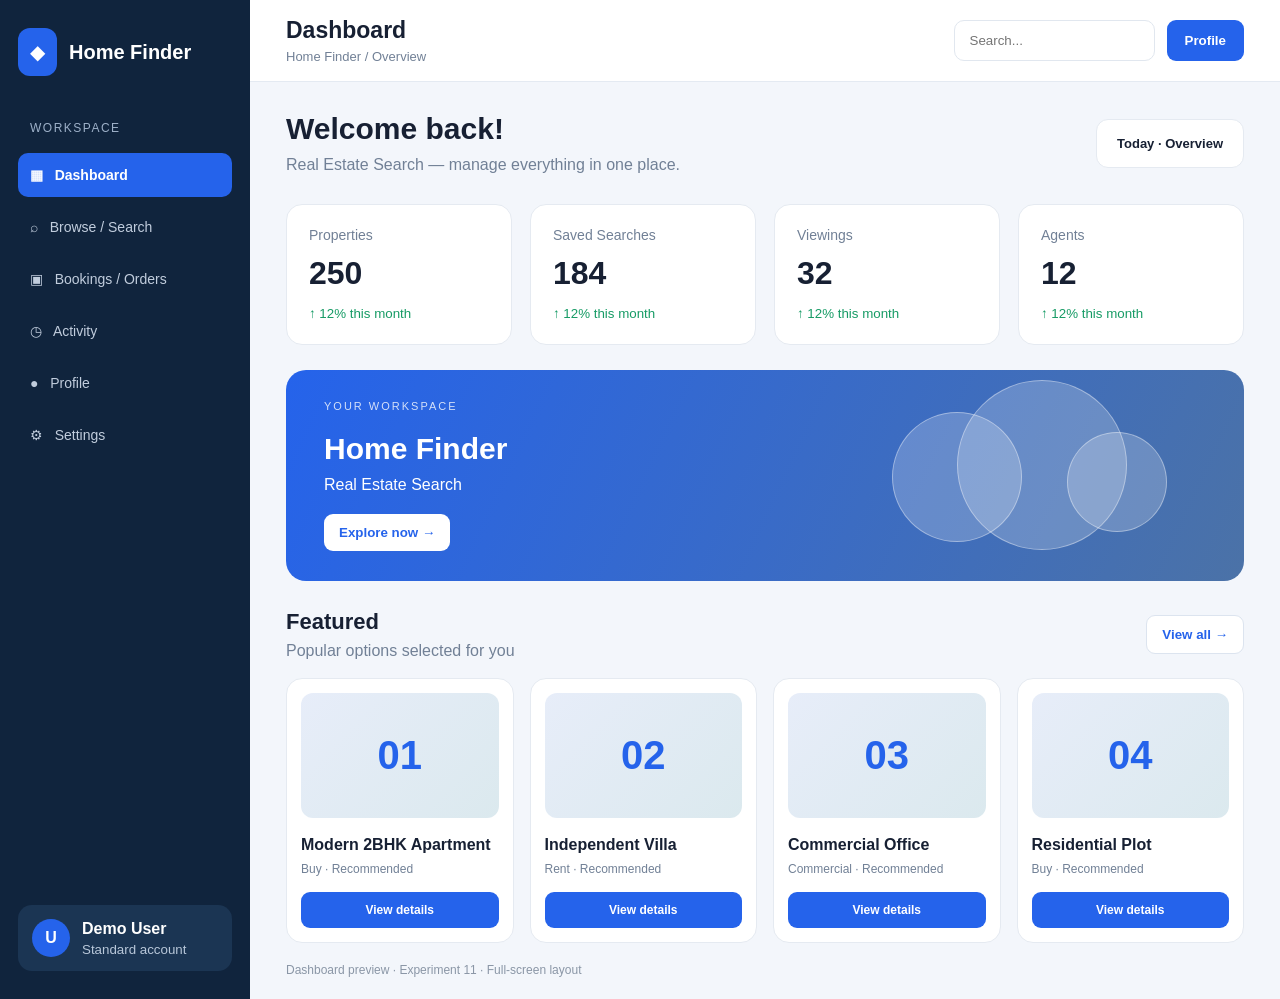
<file: 11-20 exps/Internet_Programming_Experiments_11_to_20/Exp_11_Home_Finder/index.html>
<!DOCTYPE html>
<html lang="en"><head><meta charset="UTF-8"><meta name="viewport" content="width=device-width, initial-scale=1.0">
<title>Home Finder Dashboard</title><link rel="stylesheet" href="style.css"></head><body>
<aside><div class="brand"><span class="logo">◆</span><b>Home Finder</b></div><p class="muted">WORKSPACE</p>
<nav><a class="active" href="#">▦ &nbsp; Dashboard</a><a href="#">⌕ &nbsp; Browse / Search</a><a href="#">▣ &nbsp; Bookings / Orders</a><a href="#">◷ &nbsp; Activity</a><a href="#">● &nbsp; Profile</a><a href="#">⚙ &nbsp; Settings</a></nav>
<div class="user"><div class="avatar">U</div><div><b>Demo User</b><small>Standard account</small></div></div></aside>
<main><header><div><h2>Dashboard</h2><p>Home Finder / Overview</p></div><div class="header-right"><input placeholder="Search..."><button class="profile">Profile</button></div></header>
<section class="welcome"><div><h1>Welcome back!</h1><p>Real Estate Search — manage everything in one place.</p></div><span class="date">Today · Overview</span></section>
<section class="stats">      <div class="stat"><span>Properties</span><strong>250</strong><small>↑ 12% this month</small></div>
      <div class="stat"><span>Saved Searches</span><strong>184</strong><small>↑ 12% this month</small></div>
      <div class="stat"><span>Viewings</span><strong>32</strong><small>↑ 12% this month</small></div>
      <div class="stat"><span>Agents</span><strong>12</strong><small>↑ 12% this month</small></div></section>
<section class="hero"><div><p class="eyebrow">YOUR WORKSPACE</p><h2>Home Finder</h2><p>Real Estate Search</p><button class="light" onclick="showMessage('Explore')">Explore now →</button></div><div class="hero-art"><div class="orb one"></div><div class="orb two"></div><div class="orb three"></div></div></section>
<section class="section-title"><div><h2>Featured</h2><p>Popular options selected for you</p></div><button class="outline" onclick="showMessage('Showing all items')">View all →</button></section>
<section class="items">      <article class="item"><div class="thumb">01</div><h3>Modern 2BHK Apartment</h3><p>Buy · Recommended</p><button onclick="showMessage('Modern 2BHK Apartment')">View details</button></article>
      <article class="item"><div class="thumb">02</div><h3>Independent Villa</h3><p>Rent · Recommended</p><button onclick="showMessage('Independent Villa')">View details</button></article>
      <article class="item"><div class="thumb">03</div><h3>Commercial Office</h3><p>Commercial · Recommended</p><button onclick="showMessage('Commercial Office')">View details</button></article>
      <article class="item"><div class="thumb">04</div><h3>Residential Plot</h3><p>Buy · Recommended</p><button onclick="showMessage('Residential Plot')">View details</button></article></section><footer>Dashboard preview · Experiment 11 · Full-screen layout</footer></main>
<script src="script.js"></script></body></html>
</file>
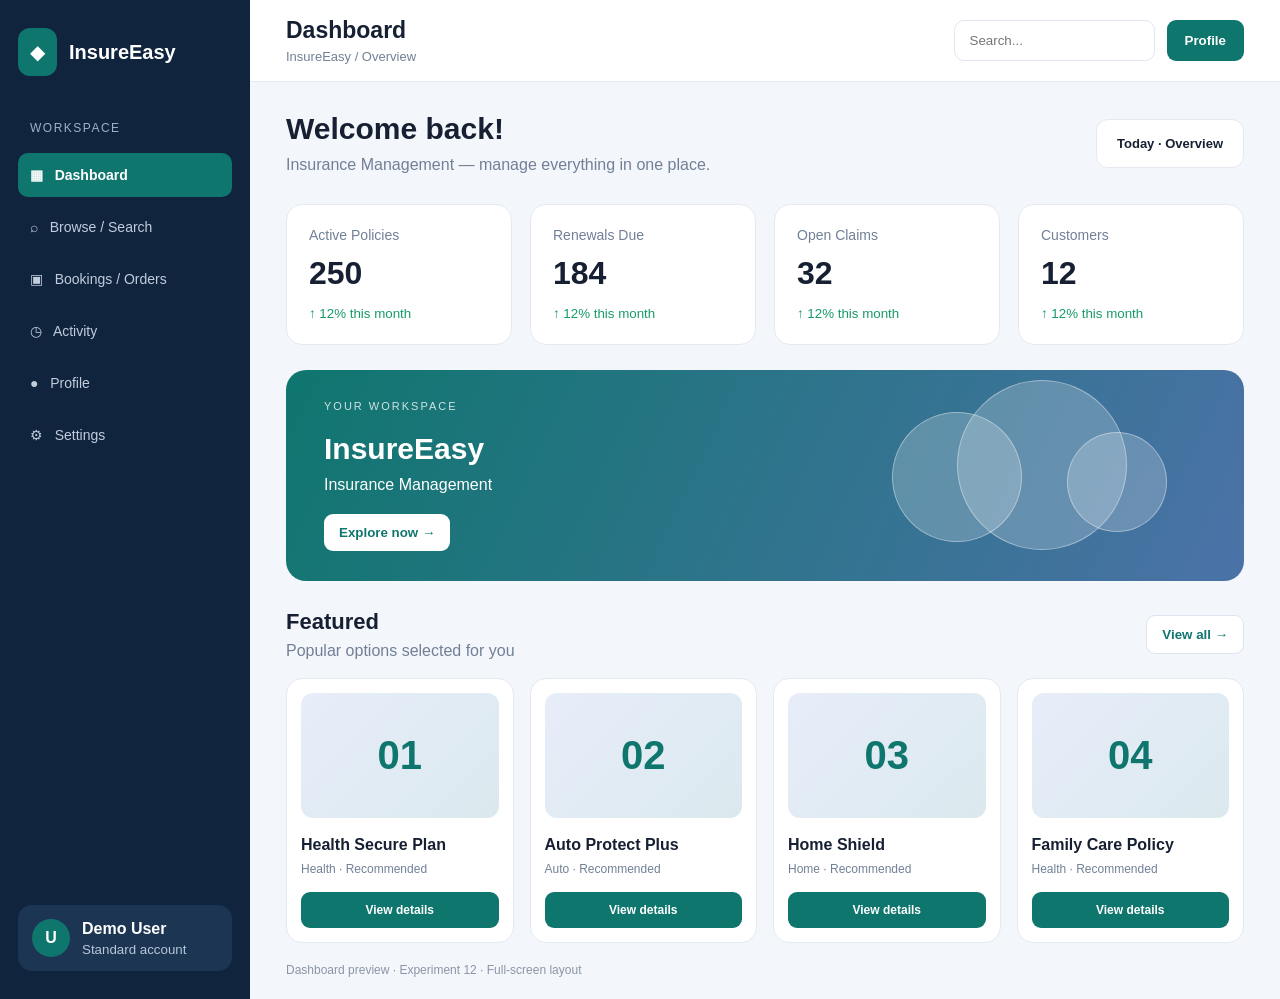
<file: 11-20 exps/Internet_Programming_Experiments_11_to_20/Exp_12_InsureEasy/index.html>
<!DOCTYPE html>
<html lang="en"><head><meta charset="UTF-8"><meta name="viewport" content="width=device-width, initial-scale=1.0">
<title>InsureEasy Dashboard</title><link rel="stylesheet" href="style.css"></head><body>
<aside><div class="brand"><span class="logo">◆</span><b>InsureEasy</b></div><p class="muted">WORKSPACE</p>
<nav><a class="active" href="#">▦ &nbsp; Dashboard</a><a href="#">⌕ &nbsp; Browse / Search</a><a href="#">▣ &nbsp; Bookings / Orders</a><a href="#">◷ &nbsp; Activity</a><a href="#">● &nbsp; Profile</a><a href="#">⚙ &nbsp; Settings</a></nav>
<div class="user"><div class="avatar">U</div><div><b>Demo User</b><small>Standard account</small></div></div></aside>
<main><header><div><h2>Dashboard</h2><p>InsureEasy / Overview</p></div><div class="header-right"><input placeholder="Search..."><button class="profile">Profile</button></div></header>
<section class="welcome"><div><h1>Welcome back!</h1><p>Insurance Management — manage everything in one place.</p></div><span class="date">Today · Overview</span></section>
<section class="stats">      <div class="stat"><span>Active Policies</span><strong>250</strong><small>↑ 12% this month</small></div>
      <div class="stat"><span>Renewals Due</span><strong>184</strong><small>↑ 12% this month</small></div>
      <div class="stat"><span>Open Claims</span><strong>32</strong><small>↑ 12% this month</small></div>
      <div class="stat"><span>Customers</span><strong>12</strong><small>↑ 12% this month</small></div></section>
<section class="hero"><div><p class="eyebrow">YOUR WORKSPACE</p><h2>InsureEasy</h2><p>Insurance Management</p><button class="light" onclick="showMessage('Explore')">Explore now →</button></div><div class="hero-art"><div class="orb one"></div><div class="orb two"></div><div class="orb three"></div></div></section>
<section class="section-title"><div><h2>Featured</h2><p>Popular options selected for you</p></div><button class="outline" onclick="showMessage('Showing all items')">View all →</button></section>
<section class="items">      <article class="item"><div class="thumb">01</div><h3>Health Secure Plan</h3><p>Health · Recommended</p><button onclick="showMessage('Health Secure Plan')">View details</button></article>
      <article class="item"><div class="thumb">02</div><h3>Auto Protect Plus</h3><p>Auto · Recommended</p><button onclick="showMessage('Auto Protect Plus')">View details</button></article>
      <article class="item"><div class="thumb">03</div><h3>Home Shield</h3><p>Home · Recommended</p><button onclick="showMessage('Home Shield')">View details</button></article>
      <article class="item"><div class="thumb">04</div><h3>Family Care Policy</h3><p>Health · Recommended</p><button onclick="showMessage('Family Care Policy')">View details</button></article></section><footer>Dashboard preview · Experiment 12 · Full-screen layout</footer></main>
<script src="script.js"></script></body></html>
</file>
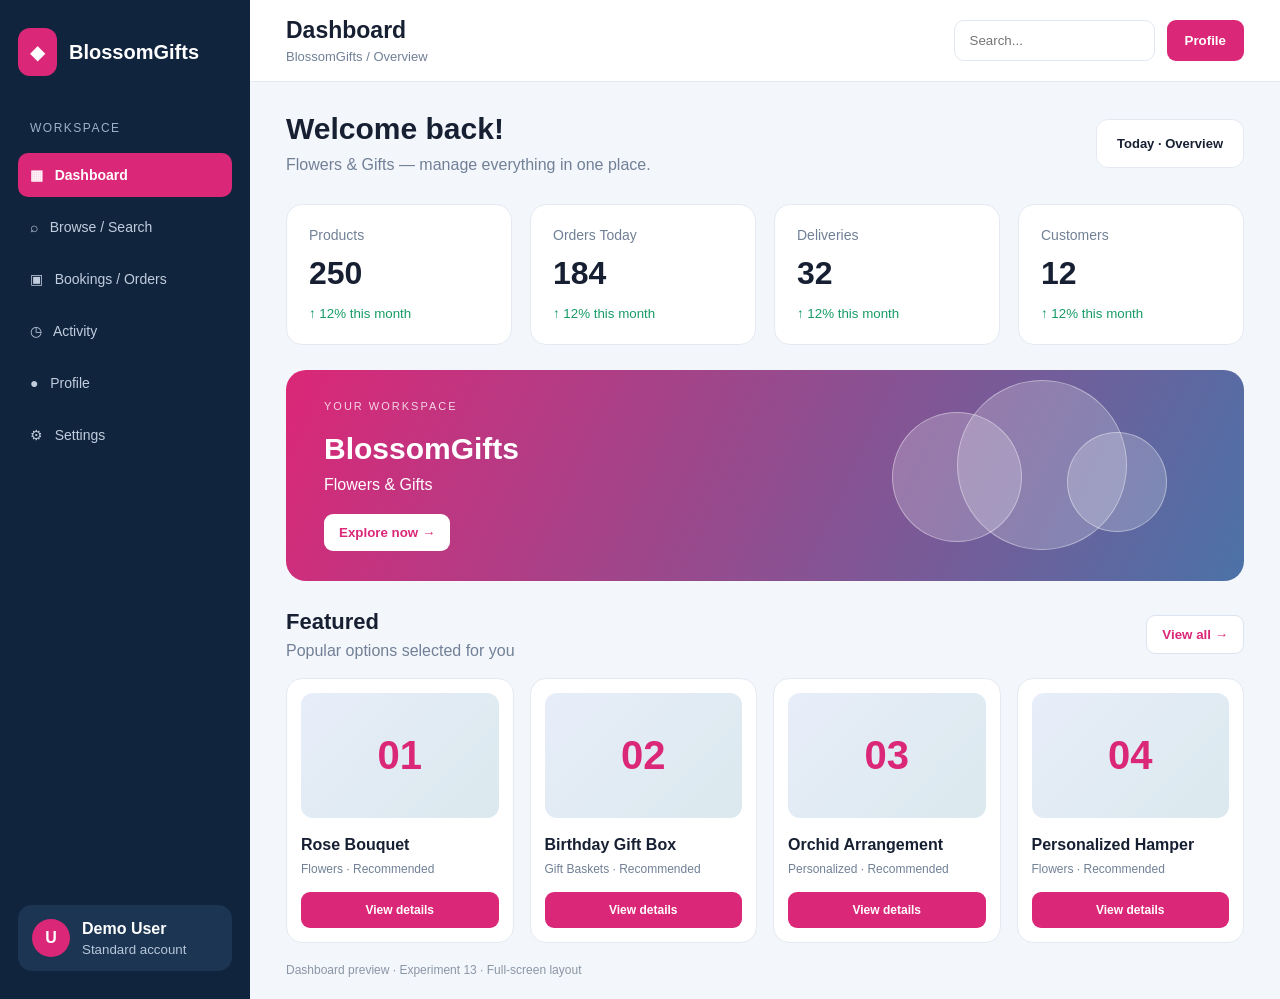
<file: 11-20 exps/Internet_Programming_Experiments_11_to_20/Exp_13_BlossomGifts/index.html>
<!DOCTYPE html>
<html lang="en"><head><meta charset="UTF-8"><meta name="viewport" content="width=device-width, initial-scale=1.0">
<title>BlossomGifts Dashboard</title><link rel="stylesheet" href="style.css"></head><body>
<aside><div class="brand"><span class="logo">◆</span><b>BlossomGifts</b></div><p class="muted">WORKSPACE</p>
<nav><a class="active" href="#">▦ &nbsp; Dashboard</a><a href="#">⌕ &nbsp; Browse / Search</a><a href="#">▣ &nbsp; Bookings / Orders</a><a href="#">◷ &nbsp; Activity</a><a href="#">● &nbsp; Profile</a><a href="#">⚙ &nbsp; Settings</a></nav>
<div class="user"><div class="avatar">U</div><div><b>Demo User</b><small>Standard account</small></div></div></aside>
<main><header><div><h2>Dashboard</h2><p>BlossomGifts / Overview</p></div><div class="header-right"><input placeholder="Search..."><button class="profile">Profile</button></div></header>
<section class="welcome"><div><h1>Welcome back!</h1><p>Flowers & Gifts — manage everything in one place.</p></div><span class="date">Today · Overview</span></section>
<section class="stats">      <div class="stat"><span>Products</span><strong>250</strong><small>↑ 12% this month</small></div>
      <div class="stat"><span>Orders Today</span><strong>184</strong><small>↑ 12% this month</small></div>
      <div class="stat"><span>Deliveries</span><strong>32</strong><small>↑ 12% this month</small></div>
      <div class="stat"><span>Customers</span><strong>12</strong><small>↑ 12% this month</small></div></section>
<section class="hero"><div><p class="eyebrow">YOUR WORKSPACE</p><h2>BlossomGifts</h2><p>Flowers & Gifts</p><button class="light" onclick="showMessage('Explore')">Explore now →</button></div><div class="hero-art"><div class="orb one"></div><div class="orb two"></div><div class="orb three"></div></div></section>
<section class="section-title"><div><h2>Featured</h2><p>Popular options selected for you</p></div><button class="outline" onclick="showMessage('Showing all items')">View all →</button></section>
<section class="items">      <article class="item"><div class="thumb">01</div><h3>Rose Bouquet</h3><p>Flowers · Recommended</p><button onclick="showMessage('Rose Bouquet')">View details</button></article>
      <article class="item"><div class="thumb">02</div><h3>Birthday Gift Box</h3><p>Gift Baskets · Recommended</p><button onclick="showMessage('Birthday Gift Box')">View details</button></article>
      <article class="item"><div class="thumb">03</div><h3>Orchid Arrangement</h3><p>Personalized · Recommended</p><button onclick="showMessage('Orchid Arrangement')">View details</button></article>
      <article class="item"><div class="thumb">04</div><h3>Personalized Hamper</h3><p>Flowers · Recommended</p><button onclick="showMessage('Personalized Hamper')">View details</button></article></section><footer>Dashboard preview · Experiment 13 · Full-screen layout</footer></main>
<script src="script.js"></script></body></html>
</file>
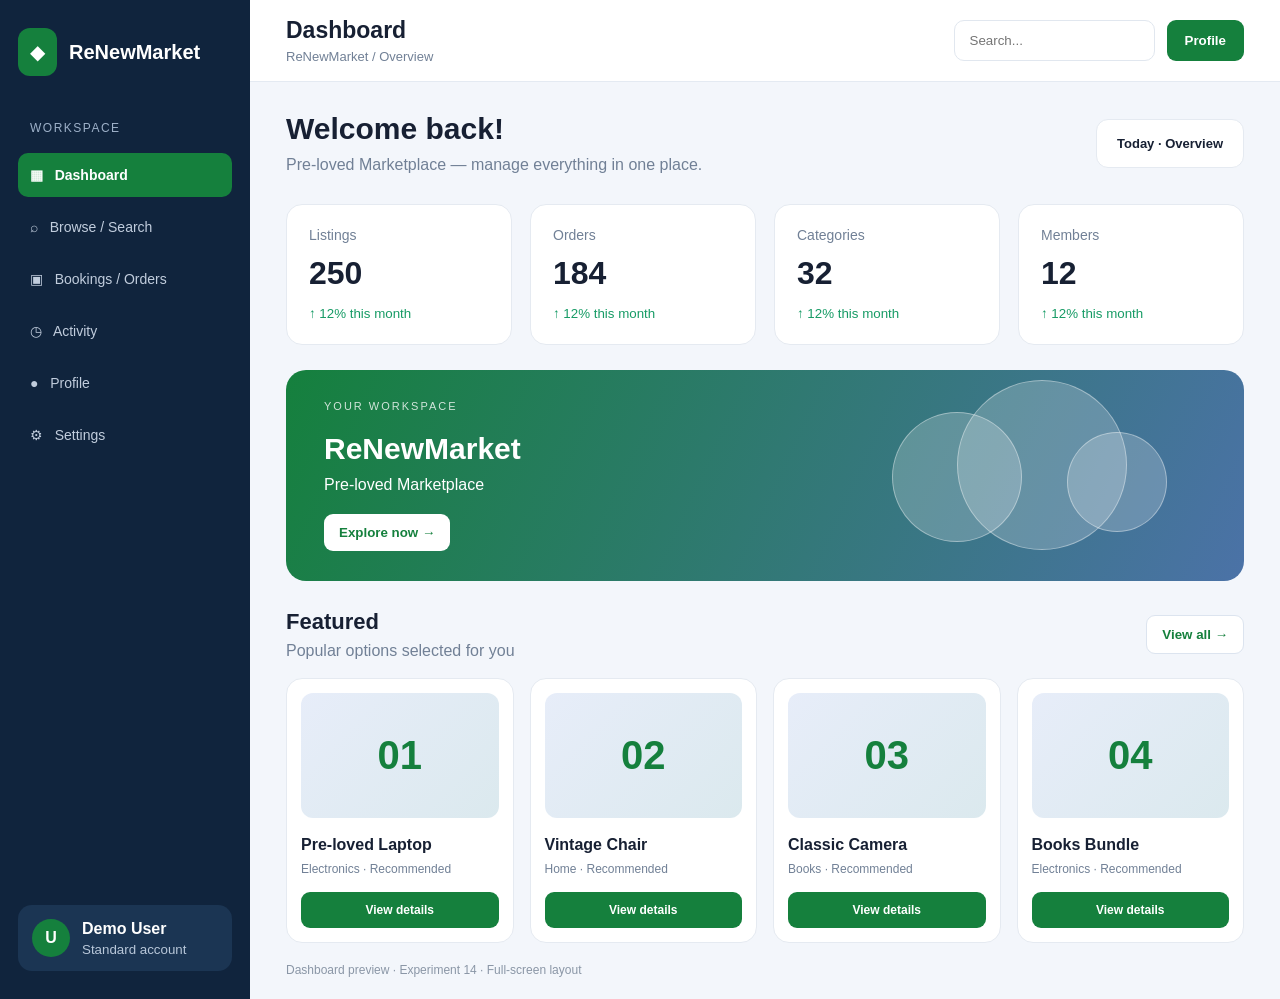
<file: 11-20 exps/Internet_Programming_Experiments_11_to_20/Exp_14_ReNewMarket/index.html>
<!DOCTYPE html>
<html lang="en"><head><meta charset="UTF-8"><meta name="viewport" content="width=device-width, initial-scale=1.0">
<title>ReNewMarket Dashboard</title><link rel="stylesheet" href="style.css"></head><body>
<aside><div class="brand"><span class="logo">◆</span><b>ReNewMarket</b></div><p class="muted">WORKSPACE</p>
<nav><a class="active" href="#">▦ &nbsp; Dashboard</a><a href="#">⌕ &nbsp; Browse / Search</a><a href="#">▣ &nbsp; Bookings / Orders</a><a href="#">◷ &nbsp; Activity</a><a href="#">● &nbsp; Profile</a><a href="#">⚙ &nbsp; Settings</a></nav>
<div class="user"><div class="avatar">U</div><div><b>Demo User</b><small>Standard account</small></div></div></aside>
<main><header><div><h2>Dashboard</h2><p>ReNewMarket / Overview</p></div><div class="header-right"><input placeholder="Search..."><button class="profile">Profile</button></div></header>
<section class="welcome"><div><h1>Welcome back!</h1><p>Pre-loved Marketplace — manage everything in one place.</p></div><span class="date">Today · Overview</span></section>
<section class="stats">      <div class="stat"><span>Listings</span><strong>250</strong><small>↑ 12% this month</small></div>
      <div class="stat"><span>Orders</span><strong>184</strong><small>↑ 12% this month</small></div>
      <div class="stat"><span>Categories</span><strong>32</strong><small>↑ 12% this month</small></div>
      <div class="stat"><span>Members</span><strong>12</strong><small>↑ 12% this month</small></div></section>
<section class="hero"><div><p class="eyebrow">YOUR WORKSPACE</p><h2>ReNewMarket</h2><p>Pre-loved Marketplace</p><button class="light" onclick="showMessage('Explore')">Explore now →</button></div><div class="hero-art"><div class="orb one"></div><div class="orb two"></div><div class="orb three"></div></div></section>
<section class="section-title"><div><h2>Featured</h2><p>Popular options selected for you</p></div><button class="outline" onclick="showMessage('Showing all items')">View all →</button></section>
<section class="items">      <article class="item"><div class="thumb">01</div><h3>Pre-loved Laptop</h3><p>Electronics · Recommended</p><button onclick="showMessage('Pre-loved Laptop')">View details</button></article>
      <article class="item"><div class="thumb">02</div><h3>Vintage Chair</h3><p>Home · Recommended</p><button onclick="showMessage('Vintage Chair')">View details</button></article>
      <article class="item"><div class="thumb">03</div><h3>Classic Camera</h3><p>Books · Recommended</p><button onclick="showMessage('Classic Camera')">View details</button></article>
      <article class="item"><div class="thumb">04</div><h3>Books Bundle</h3><p>Electronics · Recommended</p><button onclick="showMessage('Books Bundle')">View details</button></article></section><footer>Dashboard preview · Experiment 14 · Full-screen layout</footer></main>
<script src="script.js"></script></body></html>
</file>
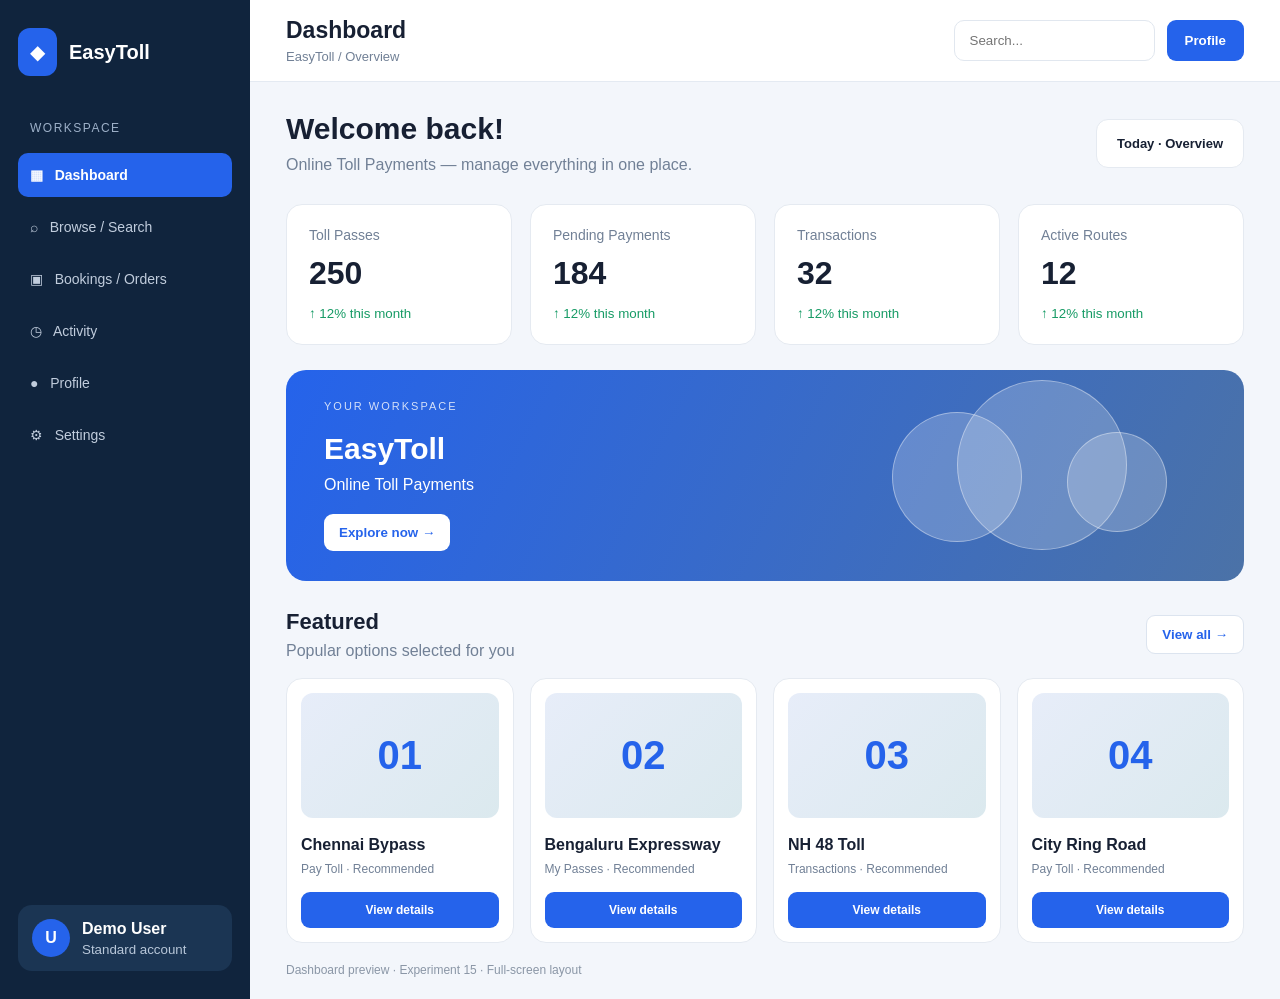
<file: 11-20 exps/Internet_Programming_Experiments_11_to_20/Exp_15_EasyToll/index.html>
<!DOCTYPE html>
<html lang="en"><head><meta charset="UTF-8"><meta name="viewport" content="width=device-width, initial-scale=1.0">
<title>EasyToll Dashboard</title><link rel="stylesheet" href="style.css"></head><body>
<aside><div class="brand"><span class="logo">◆</span><b>EasyToll</b></div><p class="muted">WORKSPACE</p>
<nav><a class="active" href="#">▦ &nbsp; Dashboard</a><a href="#">⌕ &nbsp; Browse / Search</a><a href="#">▣ &nbsp; Bookings / Orders</a><a href="#">◷ &nbsp; Activity</a><a href="#">● &nbsp; Profile</a><a href="#">⚙ &nbsp; Settings</a></nav>
<div class="user"><div class="avatar">U</div><div><b>Demo User</b><small>Standard account</small></div></div></aside>
<main><header><div><h2>Dashboard</h2><p>EasyToll / Overview</p></div><div class="header-right"><input placeholder="Search..."><button class="profile">Profile</button></div></header>
<section class="welcome"><div><h1>Welcome back!</h1><p>Online Toll Payments — manage everything in one place.</p></div><span class="date">Today · Overview</span></section>
<section class="stats">      <div class="stat"><span>Toll Passes</span><strong>250</strong><small>↑ 12% this month</small></div>
      <div class="stat"><span>Pending Payments</span><strong>184</strong><small>↑ 12% this month</small></div>
      <div class="stat"><span>Transactions</span><strong>32</strong><small>↑ 12% this month</small></div>
      <div class="stat"><span>Active Routes</span><strong>12</strong><small>↑ 12% this month</small></div></section>
<section class="hero"><div><p class="eyebrow">YOUR WORKSPACE</p><h2>EasyToll</h2><p>Online Toll Payments</p><button class="light" onclick="showMessage('Explore')">Explore now →</button></div><div class="hero-art"><div class="orb one"></div><div class="orb two"></div><div class="orb three"></div></div></section>
<section class="section-title"><div><h2>Featured</h2><p>Popular options selected for you</p></div><button class="outline" onclick="showMessage('Showing all items')">View all →</button></section>
<section class="items">      <article class="item"><div class="thumb">01</div><h3>Chennai Bypass</h3><p>Pay Toll · Recommended</p><button onclick="showMessage('Chennai Bypass')">View details</button></article>
      <article class="item"><div class="thumb">02</div><h3>Bengaluru Expressway</h3><p>My Passes · Recommended</p><button onclick="showMessage('Bengaluru Expressway')">View details</button></article>
      <article class="item"><div class="thumb">03</div><h3>NH 48 Toll</h3><p>Transactions · Recommended</p><button onclick="showMessage('NH 48 Toll')">View details</button></article>
      <article class="item"><div class="thumb">04</div><h3>City Ring Road</h3><p>Pay Toll · Recommended</p><button onclick="showMessage('City Ring Road')">View details</button></article></section><footer>Dashboard preview · Experiment 15 · Full-screen layout</footer></main>
<script src="script.js"></script></body></html>
</file>
<file: First_10_Experiments/Exp_01_library_management_system/style.css>
*{box-sizing:border-box} :root{font-family:"Segoe UI",Arial,sans-serif;color:#182235;background:#f3f6fb}body{margin:0;line-height:1.55}.wrap{width:min(1050px,92%);margin:auto}.hero{background:linear-gradient(125deg,#152a50,#315e8d);color:white;padding:48px 0 54px}.hero h1{font-size:clamp(2rem,5vw,3.2rem);line-height:1.1;margin:8px 0 14px}.hero p{max-width:720px;color:#e0e9f6}.eyebrow{font-size:.75rem;letter-spacing:.14em;font-weight:800;color:#6586b6;margin:0 0 8px}.hero .eyebrow{color:#b9d6ff}.panel{background:white;border:1px solid #e1e7f0;border-radius:18px;padding:26px;margin:24px 0;box-shadow:0 8px 28px #20385b0a}.section-head{display:flex;justify-content:space-between;align-items:center;gap:12px}.section-head h2,h2{margin:0 0 16px;font-size:1.45rem}.pill{background:#eaf2ff;color:#24558e;padding:6px 11px;border-radius:30px;font-size:.8rem;font-weight:700;white-space:nowrap}.features{display:grid;grid-template-columns:repeat(auto-fit,minmax(220px,1fr));gap:12px}.feature{display:flex;gap:12px;padding:15px;border:1px solid #e7edf5;border-radius:12px;background:#fbfcff}.feature h3{font-size:1rem;margin:0 0 5px}.feature p{font-size:.88rem;color:#647086;margin:0}.dot{width:10px;height:10px;background:#3b82c4;border-radius:50%;margin-top:7px;flex:none}.toolbar{display:flex;gap:12px;margin:12px 0 18px}input,select,textarea{width:100%;font:inherit;border:1px solid #ccd5e2;border-radius:9px;padding:11px 12px;background:white;color:#182235}select{max-width:280px}.items{display:grid;grid-template-columns:repeat(auto-fit,minmax(220px,1fr));gap:12px}.item{border:1px solid #e3e9f1;border-radius:12px;padding:16px}.item h3{margin:0 0 5px;font-size:1rem}.item p{margin:4px 0;color:#667085;font-size:.9rem}.item .price{font-weight:800;color:#24558e;margin:10px 0}.item button{width:100%}button{border:0;border-radius:9px;background:#235a96;color:white;padding:11px 15px;font:inherit;font-weight:700;cursor:pointer}button:hover{background:#174575}.muted{color:#69778b;font-size:.9rem}.form-grid{display:grid;grid-template-columns:1fr 1fr;gap:15px;margin:16px 0}.form-grid label{font-weight:650;font-size:.9rem}.form-grid input,.form-grid textarea{display:block;margin-top:6px;font-weight:400}.wide{grid-column:1/-1}#message{color:#16734b;font-weight:650}footer{padding:10px 0 35px;color:#69778b;font-size:.85rem}@media(max-width:600px){.toolbar,.section-head{align-items:stretch;flex-direction:column}select{max-width:none}.form-grid{grid-template-columns:1fr}.wide{grid-column:auto}.panel{padding:19px}.hero{padding:35px 0}}
</file>
<file: First_10_Experiments/Exp_02_hotel_room_booking/style.css>
*{box-sizing:border-box} :root{font-family:"Segoe UI",Arial,sans-serif;color:#182235;background:#f3f6fb}body{margin:0;line-height:1.55}.wrap{width:min(1050px,92%);margin:auto}.hero{background:linear-gradient(125deg,#152a50,#315e8d);color:white;padding:48px 0 54px}.hero h1{font-size:clamp(2rem,5vw,3.2rem);line-height:1.1;margin:8px 0 14px}.hero p{max-width:720px;color:#e0e9f6}.eyebrow{font-size:.75rem;letter-spacing:.14em;font-weight:800;color:#6586b6;margin:0 0 8px}.hero .eyebrow{color:#b9d6ff}.panel{background:white;border:1px solid #e1e7f0;border-radius:18px;padding:26px;margin:24px 0;box-shadow:0 8px 28px #20385b0a}.section-head{display:flex;justify-content:space-between;align-items:center;gap:12px}.section-head h2,h2{margin:0 0 16px;font-size:1.45rem}.pill{background:#eaf2ff;color:#24558e;padding:6px 11px;border-radius:30px;font-size:.8rem;font-weight:700;white-space:nowrap}.features{display:grid;grid-template-columns:repeat(auto-fit,minmax(220px,1fr));gap:12px}.feature{display:flex;gap:12px;padding:15px;border:1px solid #e7edf5;border-radius:12px;background:#fbfcff}.feature h3{font-size:1rem;margin:0 0 5px}.feature p{font-size:.88rem;color:#647086;margin:0}.dot{width:10px;height:10px;background:#3b82c4;border-radius:50%;margin-top:7px;flex:none}.toolbar{display:flex;gap:12px;margin:12px 0 18px}input,select,textarea{width:100%;font:inherit;border:1px solid #ccd5e2;border-radius:9px;padding:11px 12px;background:white;color:#182235}select{max-width:280px}.items{display:grid;grid-template-columns:repeat(auto-fit,minmax(220px,1fr));gap:12px}.item{border:1px solid #e3e9f1;border-radius:12px;padding:16px}.item h3{margin:0 0 5px;font-size:1rem}.item p{margin:4px 0;color:#667085;font-size:.9rem}.item .price{font-weight:800;color:#24558e;margin:10px 0}.item button{width:100%}button{border:0;border-radius:9px;background:#235a96;color:white;padding:11px 15px;font:inherit;font-weight:700;cursor:pointer}button:hover{background:#174575}.muted{color:#69778b;font-size:.9rem}.form-grid{display:grid;grid-template-columns:1fr 1fr;gap:15px;margin:16px 0}.form-grid label{font-weight:650;font-size:.9rem}.form-grid input,.form-grid textarea{display:block;margin-top:6px;font-weight:400}.wide{grid-column:1/-1}#message{color:#16734b;font-weight:650}footer{padding:10px 0 35px;color:#69778b;font-size:.85rem}@media(max-width:600px){.toolbar,.section-head{align-items:stretch;flex-direction:column}select{max-width:none}.form-grid{grid-template-columns:1fr}.wide{grid-column:auto}.panel{padding:19px}.hero{padding:35px 0}}
</file>
<file: First_10_Experiments/Exp_03_bus_ticket_booking/style.css>
*{box-sizing:border-box} :root{font-family:"Segoe UI",Arial,sans-serif;color:#182235;background:#f3f6fb}body{margin:0;line-height:1.55}.wrap{width:min(1050px,92%);margin:auto}.hero{background:linear-gradient(125deg,#152a50,#315e8d);color:white;padding:48px 0 54px}.hero h1{font-size:clamp(2rem,5vw,3.2rem);line-height:1.1;margin:8px 0 14px}.hero p{max-width:720px;color:#e0e9f6}.eyebrow{font-size:.75rem;letter-spacing:.14em;font-weight:800;color:#6586b6;margin:0 0 8px}.hero .eyebrow{color:#b9d6ff}.panel{background:white;border:1px solid #e1e7f0;border-radius:18px;padding:26px;margin:24px 0;box-shadow:0 8px 28px #20385b0a}.section-head{display:flex;justify-content:space-between;align-items:center;gap:12px}.section-head h2,h2{margin:0 0 16px;font-size:1.45rem}.pill{background:#eaf2ff;color:#24558e;padding:6px 11px;border-radius:30px;font-size:.8rem;font-weight:700;white-space:nowrap}.features{display:grid;grid-template-columns:repeat(auto-fit,minmax(220px,1fr));gap:12px}.feature{display:flex;gap:12px;padding:15px;border:1px solid #e7edf5;border-radius:12px;background:#fbfcff}.feature h3{font-size:1rem;margin:0 0 5px}.feature p{font-size:.88rem;color:#647086;margin:0}.dot{width:10px;height:10px;background:#3b82c4;border-radius:50%;margin-top:7px;flex:none}.toolbar{display:flex;gap:12px;margin:12px 0 18px}input,select,textarea{width:100%;font:inherit;border:1px solid #ccd5e2;border-radius:9px;padding:11px 12px;background:white;color:#182235}select{max-width:280px}.items{display:grid;grid-template-columns:repeat(auto-fit,minmax(220px,1fr));gap:12px}.item{border:1px solid #e3e9f1;border-radius:12px;padding:16px}.item h3{margin:0 0 5px;font-size:1rem}.item p{margin:4px 0;color:#667085;font-size:.9rem}.item .price{font-weight:800;color:#24558e;margin:10px 0}.item button{width:100%}button{border:0;border-radius:9px;background:#235a96;color:white;padding:11px 15px;font:inherit;font-weight:700;cursor:pointer}button:hover{background:#174575}.muted{color:#69778b;font-size:.9rem}.form-grid{display:grid;grid-template-columns:1fr 1fr;gap:15px;margin:16px 0}.form-grid label{font-weight:650;font-size:.9rem}.form-grid input,.form-grid textarea{display:block;margin-top:6px;font-weight:400}.wide{grid-column:1/-1}#message{color:#16734b;font-weight:650}footer{padding:10px 0 35px;color:#69778b;font-size:.85rem}@media(max-width:600px){.toolbar,.section-head{align-items:stretch;flex-direction:column}select{max-width:none}.form-grid{grid-template-columns:1fr}.wide{grid-column:auto}.panel{padding:19px}.hero{padding:35px 0}}
</file>
<file: First_10_Experiments/Exp_04_train_reservation_system/style.css>
*{box-sizing:border-box} :root{font-family:"Segoe UI",Arial,sans-serif;color:#182235;background:#f3f6fb}body{margin:0;line-height:1.55}.wrap{width:min(1050px,92%);margin:auto}.hero{background:linear-gradient(125deg,#152a50,#315e8d);color:white;padding:48px 0 54px}.hero h1{font-size:clamp(2rem,5vw,3.2rem);line-height:1.1;margin:8px 0 14px}.hero p{max-width:720px;color:#e0e9f6}.eyebrow{font-size:.75rem;letter-spacing:.14em;font-weight:800;color:#6586b6;margin:0 0 8px}.hero .eyebrow{color:#b9d6ff}.panel{background:white;border:1px solid #e1e7f0;border-radius:18px;padding:26px;margin:24px 0;box-shadow:0 8px 28px #20385b0a}.section-head{display:flex;justify-content:space-between;align-items:center;gap:12px}.section-head h2,h2{margin:0 0 16px;font-size:1.45rem}.pill{background:#eaf2ff;color:#24558e;padding:6px 11px;border-radius:30px;font-size:.8rem;font-weight:700;white-space:nowrap}.features{display:grid;grid-template-columns:repeat(auto-fit,minmax(220px,1fr));gap:12px}.feature{display:flex;gap:12px;padding:15px;border:1px solid #e7edf5;border-radius:12px;background:#fbfcff}.feature h3{font-size:1rem;margin:0 0 5px}.feature p{font-size:.88rem;color:#647086;margin:0}.dot{width:10px;height:10px;background:#3b82c4;border-radius:50%;margin-top:7px;flex:none}.toolbar{display:flex;gap:12px;margin:12px 0 18px}input,select,textarea{width:100%;font:inherit;border:1px solid #ccd5e2;border-radius:9px;padding:11px 12px;background:white;color:#182235}select{max-width:280px}.items{display:grid;grid-template-columns:repeat(auto-fit,minmax(220px,1fr));gap:12px}.item{border:1px solid #e3e9f1;border-radius:12px;padding:16px}.item h3{margin:0 0 5px;font-size:1rem}.item p{margin:4px 0;color:#667085;font-size:.9rem}.item .price{font-weight:800;color:#24558e;margin:10px 0}.item button{width:100%}button{border:0;border-radius:9px;background:#235a96;color:white;padding:11px 15px;font:inherit;font-weight:700;cursor:pointer}button:hover{background:#174575}.muted{color:#69778b;font-size:.9rem}.form-grid{display:grid;grid-template-columns:1fr 1fr;gap:15px;margin:16px 0}.form-grid label{font-weight:650;font-size:.9rem}.form-grid input,.form-grid textarea{display:block;margin-top:6px;font-weight:400}.wide{grid-column:1/-1}#message{color:#16734b;font-weight:650}footer{padding:10px 0 35px;color:#69778b;font-size:.85rem}@media(max-width:600px){.toolbar,.section-head{align-items:stretch;flex-direction:column}select{max-width:none}.form-grid{grid-template-columns:1fr}.wide{grid-column:auto}.panel{padding:19px}.hero{padding:35px 0}}
</file>
<file: First_10_Experiments/Exp_05_flight_reservation_system/style.css>
*{box-sizing:border-box} :root{font-family:"Segoe UI",Arial,sans-serif;color:#182235;background:#f3f6fb}body{margin:0;line-height:1.55}.wrap{width:min(1050px,92%);margin:auto}.hero{background:linear-gradient(125deg,#152a50,#315e8d);color:white;padding:48px 0 54px}.hero h1{font-size:clamp(2rem,5vw,3.2rem);line-height:1.1;margin:8px 0 14px}.hero p{max-width:720px;color:#e0e9f6}.eyebrow{font-size:.75rem;letter-spacing:.14em;font-weight:800;color:#6586b6;margin:0 0 8px}.hero .eyebrow{color:#b9d6ff}.panel{background:white;border:1px solid #e1e7f0;border-radius:18px;padding:26px;margin:24px 0;box-shadow:0 8px 28px #20385b0a}.section-head{display:flex;justify-content:space-between;align-items:center;gap:12px}.section-head h2,h2{margin:0 0 16px;font-size:1.45rem}.pill{background:#eaf2ff;color:#24558e;padding:6px 11px;border-radius:30px;font-size:.8rem;font-weight:700;white-space:nowrap}.features{display:grid;grid-template-columns:repeat(auto-fit,minmax(220px,1fr));gap:12px}.feature{display:flex;gap:12px;padding:15px;border:1px solid #e7edf5;border-radius:12px;background:#fbfcff}.feature h3{font-size:1rem;margin:0 0 5px}.feature p{font-size:.88rem;color:#647086;margin:0}.dot{width:10px;height:10px;background:#3b82c4;border-radius:50%;margin-top:7px;flex:none}.toolbar{display:flex;gap:12px;margin:12px 0 18px}input,select,textarea{width:100%;font:inherit;border:1px solid #ccd5e2;border-radius:9px;padding:11px 12px;background:white;color:#182235}select{max-width:280px}.items{display:grid;grid-template-columns:repeat(auto-fit,minmax(220px,1fr));gap:12px}.item{border:1px solid #e3e9f1;border-radius:12px;padding:16px}.item h3{margin:0 0 5px;font-size:1rem}.item p{margin:4px 0;color:#667085;font-size:.9rem}.item .price{font-weight:800;color:#24558e;margin:10px 0}.item button{width:100%}button{border:0;border-radius:9px;background:#235a96;color:white;padding:11px 15px;font:inherit;font-weight:700;cursor:pointer}button:hover{background:#174575}.muted{color:#69778b;font-size:.9rem}.form-grid{display:grid;grid-template-columns:1fr 1fr;gap:15px;margin:16px 0}.form-grid label{font-weight:650;font-size:.9rem}.form-grid input,.form-grid textarea{display:block;margin-top:6px;font-weight:400}.wide{grid-column:1/-1}#message{color:#16734b;font-weight:650}footer{padding:10px 0 35px;color:#69778b;font-size:.85rem}@media(max-width:600px){.toolbar,.section-head{align-items:stretch;flex-direction:column}select{max-width:none}.form-grid{grid-template-columns:1fr}.wide{grid-column:auto}.panel{padding:19px}.hero{padding:35px 0}}
</file>
<file: First_10_Experiments/Exp_06_cake_ordering_system/style.css>
*{box-sizing:border-box} :root{font-family:"Segoe UI",Arial,sans-serif;color:#182235;background:#f3f6fb}body{margin:0;line-height:1.55}.wrap{width:min(1050px,92%);margin:auto}.hero{background:linear-gradient(125deg,#152a50,#315e8d);color:white;padding:48px 0 54px}.hero h1{font-size:clamp(2rem,5vw,3.2rem);line-height:1.1;margin:8px 0 14px}.hero p{max-width:720px;color:#e0e9f6}.eyebrow{font-size:.75rem;letter-spacing:.14em;font-weight:800;color:#6586b6;margin:0 0 8px}.hero .eyebrow{color:#b9d6ff}.panel{background:white;border:1px solid #e1e7f0;border-radius:18px;padding:26px;margin:24px 0;box-shadow:0 8px 28px #20385b0a}.section-head{display:flex;justify-content:space-between;align-items:center;gap:12px}.section-head h2,h2{margin:0 0 16px;font-size:1.45rem}.pill{background:#eaf2ff;color:#24558e;padding:6px 11px;border-radius:30px;font-size:.8rem;font-weight:700;white-space:nowrap}.features{display:grid;grid-template-columns:repeat(auto-fit,minmax(220px,1fr));gap:12px}.feature{display:flex;gap:12px;padding:15px;border:1px solid #e7edf5;border-radius:12px;background:#fbfcff}.feature h3{font-size:1rem;margin:0 0 5px}.feature p{font-size:.88rem;color:#647086;margin:0}.dot{width:10px;height:10px;background:#3b82c4;border-radius:50%;margin-top:7px;flex:none}.toolbar{display:flex;gap:12px;margin:12px 0 18px}input,select,textarea{width:100%;font:inherit;border:1px solid #ccd5e2;border-radius:9px;padding:11px 12px;background:white;color:#182235}select{max-width:280px}.items{display:grid;grid-template-columns:repeat(auto-fit,minmax(220px,1fr));gap:12px}.item{border:1px solid #e3e9f1;border-radius:12px;padding:16px}.item h3{margin:0 0 5px;font-size:1rem}.item p{margin:4px 0;color:#667085;font-size:.9rem}.item .price{font-weight:800;color:#24558e;margin:10px 0}.item button{width:100%}button{border:0;border-radius:9px;background:#235a96;color:white;padding:11px 15px;font:inherit;font-weight:700;cursor:pointer}button:hover{background:#174575}.muted{color:#69778b;font-size:.9rem}.form-grid{display:grid;grid-template-columns:1fr 1fr;gap:15px;margin:16px 0}.form-grid label{font-weight:650;font-size:.9rem}.form-grid input,.form-grid textarea{display:block;margin-top:6px;font-weight:400}.wide{grid-column:1/-1}#message{color:#16734b;font-weight:650}footer{padding:10px 0 35px;color:#69778b;font-size:.85rem}@media(max-width:600px){.toolbar,.section-head{align-items:stretch;flex-direction:column}select{max-width:none}.form-grid{grid-template-columns:1fr}.wide{grid-column:auto}.panel{padding:19px}.hero{padding:35px 0}}
</file>
<file: First_10_Experiments/Exp_07_beauty_parlour_appointment_booking/style.css>
*{box-sizing:border-box} :root{font-family:"Segoe UI",Arial,sans-serif;color:#182235;background:#f3f6fb}body{margin:0;line-height:1.55}.wrap{width:min(1050px,92%);margin:auto}.hero{background:linear-gradient(125deg,#152a50,#315e8d);color:white;padding:48px 0 54px}.hero h1{font-size:clamp(2rem,5vw,3.2rem);line-height:1.1;margin:8px 0 14px}.hero p{max-width:720px;color:#e0e9f6}.eyebrow{font-size:.75rem;letter-spacing:.14em;font-weight:800;color:#6586b6;margin:0 0 8px}.hero .eyebrow{color:#b9d6ff}.panel{background:white;border:1px solid #e1e7f0;border-radius:18px;padding:26px;margin:24px 0;box-shadow:0 8px 28px #20385b0a}.section-head{display:flex;justify-content:space-between;align-items:center;gap:12px}.section-head h2,h2{margin:0 0 16px;font-size:1.45rem}.pill{background:#eaf2ff;color:#24558e;padding:6px 11px;border-radius:30px;font-size:.8rem;font-weight:700;white-space:nowrap}.features{display:grid;grid-template-columns:repeat(auto-fit,minmax(220px,1fr));gap:12px}.feature{display:flex;gap:12px;padding:15px;border:1px solid #e7edf5;border-radius:12px;background:#fbfcff}.feature h3{font-size:1rem;margin:0 0 5px}.feature p{font-size:.88rem;color:#647086;margin:0}.dot{width:10px;height:10px;background:#3b82c4;border-radius:50%;margin-top:7px;flex:none}.toolbar{display:flex;gap:12px;margin:12px 0 18px}input,select,textarea{width:100%;font:inherit;border:1px solid #ccd5e2;border-radius:9px;padding:11px 12px;background:white;color:#182235}select{max-width:280px}.items{display:grid;grid-template-columns:repeat(auto-fit,minmax(220px,1fr));gap:12px}.item{border:1px solid #e3e9f1;border-radius:12px;padding:16px}.item h3{margin:0 0 5px;font-size:1rem}.item p{margin:4px 0;color:#667085;font-size:.9rem}.item .price{font-weight:800;color:#24558e;margin:10px 0}.item button{width:100%}button{border:0;border-radius:9px;background:#235a96;color:white;padding:11px 15px;font:inherit;font-weight:700;cursor:pointer}button:hover{background:#174575}.muted{color:#69778b;font-size:.9rem}.form-grid{display:grid;grid-template-columns:1fr 1fr;gap:15px;margin:16px 0}.form-grid label{font-weight:650;font-size:.9rem}.form-grid input,.form-grid textarea{display:block;margin-top:6px;font-weight:400}.wide{grid-column:1/-1}#message{color:#16734b;font-weight:650}footer{padding:10px 0 35px;color:#69778b;font-size:.85rem}@media(max-width:600px){.toolbar,.section-head{align-items:stretch;flex-direction:column}select{max-width:none}.form-grid{grid-template-columns:1fr}.wide{grid-column:auto}.panel{padding:19px}.hero{padding:35px 0}}
</file>
<file: First_10_Experiments/Exp_08_hospital_appointment_booking/style.css>
*{box-sizing:border-box} :root{font-family:"Segoe UI",Arial,sans-serif;color:#182235;background:#f3f6fb}body{margin:0;line-height:1.55}.wrap{width:min(1050px,92%);margin:auto}.hero{background:linear-gradient(125deg,#152a50,#315e8d);color:white;padding:48px 0 54px}.hero h1{font-size:clamp(2rem,5vw,3.2rem);line-height:1.1;margin:8px 0 14px}.hero p{max-width:720px;color:#e0e9f6}.eyebrow{font-size:.75rem;letter-spacing:.14em;font-weight:800;color:#6586b6;margin:0 0 8px}.hero .eyebrow{color:#b9d6ff}.panel{background:white;border:1px solid #e1e7f0;border-radius:18px;padding:26px;margin:24px 0;box-shadow:0 8px 28px #20385b0a}.section-head{display:flex;justify-content:space-between;align-items:center;gap:12px}.section-head h2,h2{margin:0 0 16px;font-size:1.45rem}.pill{background:#eaf2ff;color:#24558e;padding:6px 11px;border-radius:30px;font-size:.8rem;font-weight:700;white-space:nowrap}.features{display:grid;grid-template-columns:repeat(auto-fit,minmax(220px,1fr));gap:12px}.feature{display:flex;gap:12px;padding:15px;border:1px solid #e7edf5;border-radius:12px;background:#fbfcff}.feature h3{font-size:1rem;margin:0 0 5px}.feature p{font-size:.88rem;color:#647086;margin:0}.dot{width:10px;height:10px;background:#3b82c4;border-radius:50%;margin-top:7px;flex:none}.toolbar{display:flex;gap:12px;margin:12px 0 18px}input,select,textarea{width:100%;font:inherit;border:1px solid #ccd5e2;border-radius:9px;padding:11px 12px;background:white;color:#182235}select{max-width:280px}.items{display:grid;grid-template-columns:repeat(auto-fit,minmax(220px,1fr));gap:12px}.item{border:1px solid #e3e9f1;border-radius:12px;padding:16px}.item h3{margin:0 0 5px;font-size:1rem}.item p{margin:4px 0;color:#667085;font-size:.9rem}.item .price{font-weight:800;color:#24558e;margin:10px 0}.item button{width:100%}button{border:0;border-radius:9px;background:#235a96;color:white;padding:11px 15px;font:inherit;font-weight:700;cursor:pointer}button:hover{background:#174575}.muted{color:#69778b;font-size:.9rem}.form-grid{display:grid;grid-template-columns:1fr 1fr;gap:15px;margin:16px 0}.form-grid label{font-weight:650;font-size:.9rem}.form-grid input,.form-grid textarea{display:block;margin-top:6px;font-weight:400}.wide{grid-column:1/-1}#message{color:#16734b;font-weight:650}footer{padding:10px 0 35px;color:#69778b;font-size:.85rem}@media(max-width:600px){.toolbar,.section-head{align-items:stretch;flex-direction:column}select{max-width:none}.form-grid{grid-template-columns:1fr}.wide{grid-column:auto}.panel{padding:19px}.hero{padding:35px 0}}
</file>
<file: First_10_Experiments/Exp_09_electronic_gadgets_shopping/style.css>
*{box-sizing:border-box} :root{font-family:"Segoe UI",Arial,sans-serif;color:#182235;background:#f3f6fb}body{margin:0;line-height:1.55}.wrap{width:min(1050px,92%);margin:auto}.hero{background:linear-gradient(125deg,#152a50,#315e8d);color:white;padding:48px 0 54px}.hero h1{font-size:clamp(2rem,5vw,3.2rem);line-height:1.1;margin:8px 0 14px}.hero p{max-width:720px;color:#e0e9f6}.eyebrow{font-size:.75rem;letter-spacing:.14em;font-weight:800;color:#6586b6;margin:0 0 8px}.hero .eyebrow{color:#b9d6ff}.panel{background:white;border:1px solid #e1e7f0;border-radius:18px;padding:26px;margin:24px 0;box-shadow:0 8px 28px #20385b0a}.section-head{display:flex;justify-content:space-between;align-items:center;gap:12px}.section-head h2,h2{margin:0 0 16px;font-size:1.45rem}.pill{background:#eaf2ff;color:#24558e;padding:6px 11px;border-radius:30px;font-size:.8rem;font-weight:700;white-space:nowrap}.features{display:grid;grid-template-columns:repeat(auto-fit,minmax(220px,1fr));gap:12px}.feature{display:flex;gap:12px;padding:15px;border:1px solid #e7edf5;border-radius:12px;background:#fbfcff}.feature h3{font-size:1rem;margin:0 0 5px}.feature p{font-size:.88rem;color:#647086;margin:0}.dot{width:10px;height:10px;background:#3b82c4;border-radius:50%;margin-top:7px;flex:none}.toolbar{display:flex;gap:12px;margin:12px 0 18px}input,select,textarea{width:100%;font:inherit;border:1px solid #ccd5e2;border-radius:9px;padding:11px 12px;background:white;color:#182235}select{max-width:280px}.items{display:grid;grid-template-columns:repeat(auto-fit,minmax(220px,1fr));gap:12px}.item{border:1px solid #e3e9f1;border-radius:12px;padding:16px}.item h3{margin:0 0 5px;font-size:1rem}.item p{margin:4px 0;color:#667085;font-size:.9rem}.item .price{font-weight:800;color:#24558e;margin:10px 0}.item button{width:100%}button{border:0;border-radius:9px;background:#235a96;color:white;padding:11px 15px;font:inherit;font-weight:700;cursor:pointer}button:hover{background:#174575}.muted{color:#69778b;font-size:.9rem}.form-grid{display:grid;grid-template-columns:1fr 1fr;gap:15px;margin:16px 0}.form-grid label{font-weight:650;font-size:.9rem}.form-grid input,.form-grid textarea{display:block;margin-top:6px;font-weight:400}.wide{grid-column:1/-1}#message{color:#16734b;font-weight:650}footer{padding:10px 0 35px;color:#69778b;font-size:.85rem}@media(max-width:600px){.toolbar,.section-head{align-items:stretch;flex-direction:column}select{max-width:none}.form-grid{grid-template-columns:1fr}.wide{grid-column:auto}.panel{padding:19px}.hero{padding:35px 0}}
</file>
<file: First_10_Experiments/Exp_10_fashion_e_commerce_stylehub/style.css>
*{box-sizing:border-box} :root{font-family:"Segoe UI",Arial,sans-serif;color:#182235;background:#f3f6fb}body{margin:0;line-height:1.55}.wrap{width:min(1050px,92%);margin:auto}.hero{background:linear-gradient(125deg,#152a50,#315e8d);color:white;padding:48px 0 54px}.hero h1{font-size:clamp(2rem,5vw,3.2rem);line-height:1.1;margin:8px 0 14px}.hero p{max-width:720px;color:#e0e9f6}.eyebrow{font-size:.75rem;letter-spacing:.14em;font-weight:800;color:#6586b6;margin:0 0 8px}.hero .eyebrow{color:#b9d6ff}.panel{background:white;border:1px solid #e1e7f0;border-radius:18px;padding:26px;margin:24px 0;box-shadow:0 8px 28px #20385b0a}.section-head{display:flex;justify-content:space-between;align-items:center;gap:12px}.section-head h2,h2{margin:0 0 16px;font-size:1.45rem}.pill{background:#eaf2ff;color:#24558e;padding:6px 11px;border-radius:30px;font-size:.8rem;font-weight:700;white-space:nowrap}.features{display:grid;grid-template-columns:repeat(auto-fit,minmax(220px,1fr));gap:12px}.feature{display:flex;gap:12px;padding:15px;border:1px solid #e7edf5;border-radius:12px;background:#fbfcff}.feature h3{font-size:1rem;margin:0 0 5px}.feature p{font-size:.88rem;color:#647086;margin:0}.dot{width:10px;height:10px;background:#3b82c4;border-radius:50%;margin-top:7px;flex:none}.toolbar{display:flex;gap:12px;margin:12px 0 18px}input,select,textarea{width:100%;font:inherit;border:1px solid #ccd5e2;border-radius:9px;padding:11px 12px;background:white;color:#182235}select{max-width:280px}.items{display:grid;grid-template-columns:repeat(auto-fit,minmax(220px,1fr));gap:12px}.item{border:1px solid #e3e9f1;border-radius:12px;padding:16px}.item h3{margin:0 0 5px;font-size:1rem}.item p{margin:4px 0;color:#667085;font-size:.9rem}.item .price{font-weight:800;color:#24558e;margin:10px 0}.item button{width:100%}button{border:0;border-radius:9px;background:#235a96;color:white;padding:11px 15px;font:inherit;font-weight:700;cursor:pointer}button:hover{background:#174575}.muted{color:#69778b;font-size:.9rem}.form-grid{display:grid;grid-template-columns:1fr 1fr;gap:15px;margin:16px 0}.form-grid label{font-weight:650;font-size:.9rem}.form-grid input,.form-grid textarea{display:block;margin-top:6px;font-weight:400}.wide{grid-column:1/-1}#message{color:#16734b;font-weight:650}footer{padding:10px 0 35px;color:#69778b;font-size:.85rem}@media(max-width:600px){.toolbar,.section-head{align-items:stretch;flex-direction:column}select{max-width:none}.form-grid{grid-template-columns:1fr}.wide{grid-column:auto}.panel{padding:19px}.hero{padding:35px 0}}
</file>
<file: 11-20 exps/Internet_Programming_Experiments_11_to_20/Exp_11_Home_Finder/style.css>
*{box-sizing:border-box}:root{--accent:#2563eb;--ink:#172033;--muted:#718096}body{margin:0;background:#f3f6fb;color:var(--ink);font-family:Arial,Helvetica,sans-serif;display:flex;min-height:100vh}aside{width:250px;background:#10243d;color:#fff;padding:28px 18px;display:flex;flex-direction:column;flex-shrink:0}.brand{display:flex;align-items:center;gap:12px;font-size:20px;margin-bottom:45px}.logo{background:var(--accent);padding:12px;border-radius:12px}.muted{font-size:12px;color:#9db0c8;letter-spacing:1.5px;margin:0 12px 18px}nav{display:grid;gap:8px}nav a{color:#c1cddd;text-decoration:none;padding:14px 12px;border-radius:10px;font-size:14px}nav a.active{background:var(--accent);color:white;font-weight:bold}.user{margin-top:auto;background:#1b3553;padding:14px;border-radius:14px;display:flex;gap:12px;align-items:center}.avatar{width:38px;height:38px;background:var(--accent);border-radius:50%;display:grid;place-items:center;font-weight:bold}.user small{display:block;color:#b8c7d9;margin-top:4px}main{flex:1;min-width:0;padding:0 36px 22px}header{height:82px;background:white;margin:0 -36px;padding:0 36px;display:flex;align-items:center;justify-content:space-between;border-bottom:1px solid #e4eaf2}header h2{font-size:23px;margin:0}header p{font-size:13px;color:var(--muted);margin:5px 0 0}.header-right{display:flex;gap:12px}input{border:1px solid #e1e7ef;border-radius:10px;padding:12px 15px}button{border:0;background:var(--accent);color:#fff;border-radius:9px;padding:11px 15px;font-weight:bold;cursor:pointer}.profile{padding:12px 18px}.welcome{display:flex;justify-content:space-between;align-items:center;margin:30px 0}.welcome h1{font-size:30px;margin:0 0 10px}.welcome p,.section-title p{color:var(--muted);margin:0}.date{background:white;padding:16px 20px;border:1px solid #e5eaf1;border-radius:12px;font-weight:bold;font-size:13px}.stats{display:grid;grid-template-columns:repeat(4,minmax(0,1fr));gap:18px}.stat{background:white;padding:22px;border:1px solid #e5eaf1;border-radius:16px;min-height:120px}.stat span{display:block;color:var(--muted);font-size:14px}.stat strong{display:block;font-size:32px;margin:12px 0}.stat small{color:#169b65}.hero{margin-top:25px;min-height:190px;border-radius:20px;background:linear-gradient(115deg,#2563eb,#4b72a7);padding:30px 38px;color:white;position:relative;overflow:hidden;display:flex;align-items:center}.hero h2{font-size:30px;margin:6px 0 10px}.hero p{margin:0 0 20px}.eyebrow{font-size:11px;letter-spacing:2px;opacity:.8}.light{background:white;color:var(--accent)}.hero-art{position:absolute;right:8%;top:0;width:32%;height:100%}.orb{position:absolute;background:#ffffff35;border:1px solid #ffffff60;border-radius:50%}.one{width:170px;height:170px;right:40px;top:10px}.two{width:130px;height:130px;right:145px;top:42px}.three{width:100px;height:100px;right:0;top:62px}.section-title{display:flex;align-items:center;justify-content:space-between;margin:28px 0 18px}.section-title h2{margin:0 0 7px;font-size:22px}.outline{background:white;color:var(--accent);border:1px solid #dce4ef}.items{display:grid;grid-template-columns:repeat(4,minmax(0,1fr));gap:16px}.item{background:white;border:1px solid #e5eaf1;border-radius:16px;padding:14px;min-width:0}.thumb{height:125px;border-radius:12px;background:linear-gradient(135deg,#e7edf9,#dbe9ee);display:grid;place-items:center;color:var(--accent);font-size:40px;font-weight:bold}.item h3{font-size:16px;margin:18px 0 8px}.item p{font-size:12px;color:var(--muted);margin:0 0 16px}.item button{width:100%;font-size:12px}footer{color:#8a96a6;font-size:12px;padding:20px 0 0}@media(max-width:1050px){aside{width:210px}.stats,.items{grid-template-columns:repeat(2,minmax(0,1fr))}main{padding:0 20px}header{margin:0 -20px;padding:0 20px}}@media(max-width:650px){body{display:block}aside{width:100%;min-height:auto}nav{grid-template-columns:repeat(2,1fr)}.user{margin-top:20px}main{padding:0 14px}header{margin:0 -14px;padding:0 14px}.welcome{display:block}.date{display:inline-block;margin-top:16px}.stats,.items{grid-template-columns:1fr 1fr}.header-right input{display:none}.hero-art{opacity:.3}}
</file>
<file: 11-20 exps/Internet_Programming_Experiments_11_to_20/Exp_12_InsureEasy/style.css>
*{box-sizing:border-box}:root{--accent:#0f766e;--ink:#172033;--muted:#718096}body{margin:0;background:#f3f6fb;color:var(--ink);font-family:Arial,Helvetica,sans-serif;display:flex;min-height:100vh}aside{width:250px;background:#10243d;color:#fff;padding:28px 18px;display:flex;flex-direction:column;flex-shrink:0}.brand{display:flex;align-items:center;gap:12px;font-size:20px;margin-bottom:45px}.logo{background:var(--accent);padding:12px;border-radius:12px}.muted{font-size:12px;color:#9db0c8;letter-spacing:1.5px;margin:0 12px 18px}nav{display:grid;gap:8px}nav a{color:#c1cddd;text-decoration:none;padding:14px 12px;border-radius:10px;font-size:14px}nav a.active{background:var(--accent);color:white;font-weight:bold}.user{margin-top:auto;background:#1b3553;padding:14px;border-radius:14px;display:flex;gap:12px;align-items:center}.avatar{width:38px;height:38px;background:var(--accent);border-radius:50%;display:grid;place-items:center;font-weight:bold}.user small{display:block;color:#b8c7d9;margin-top:4px}main{flex:1;min-width:0;padding:0 36px 22px}header{height:82px;background:white;margin:0 -36px;padding:0 36px;display:flex;align-items:center;justify-content:space-between;border-bottom:1px solid #e4eaf2}header h2{font-size:23px;margin:0}header p{font-size:13px;color:var(--muted);margin:5px 0 0}.header-right{display:flex;gap:12px}input{border:1px solid #e1e7ef;border-radius:10px;padding:12px 15px}button{border:0;background:var(--accent);color:#fff;border-radius:9px;padding:11px 15px;font-weight:bold;cursor:pointer}.profile{padding:12px 18px}.welcome{display:flex;justify-content:space-between;align-items:center;margin:30px 0}.welcome h1{font-size:30px;margin:0 0 10px}.welcome p,.section-title p{color:var(--muted);margin:0}.date{background:white;padding:16px 20px;border:1px solid #e5eaf1;border-radius:12px;font-weight:bold;font-size:13px}.stats{display:grid;grid-template-columns:repeat(4,minmax(0,1fr));gap:18px}.stat{background:white;padding:22px;border:1px solid #e5eaf1;border-radius:16px;min-height:120px}.stat span{display:block;color:var(--muted);font-size:14px}.stat strong{display:block;font-size:32px;margin:12px 0}.stat small{color:#169b65}.hero{margin-top:25px;min-height:190px;border-radius:20px;background:linear-gradient(115deg,#0f766e,#4b72a7);padding:30px 38px;color:white;position:relative;overflow:hidden;display:flex;align-items:center}.hero h2{font-size:30px;margin:6px 0 10px}.hero p{margin:0 0 20px}.eyebrow{font-size:11px;letter-spacing:2px;opacity:.8}.light{background:white;color:var(--accent)}.hero-art{position:absolute;right:8%;top:0;width:32%;height:100%}.orb{position:absolute;background:#ffffff35;border:1px solid #ffffff60;border-radius:50%}.one{width:170px;height:170px;right:40px;top:10px}.two{width:130px;height:130px;right:145px;top:42px}.three{width:100px;height:100px;right:0;top:62px}.section-title{display:flex;align-items:center;justify-content:space-between;margin:28px 0 18px}.section-title h2{margin:0 0 7px;font-size:22px}.outline{background:white;color:var(--accent);border:1px solid #dce4ef}.items{display:grid;grid-template-columns:repeat(4,minmax(0,1fr));gap:16px}.item{background:white;border:1px solid #e5eaf1;border-radius:16px;padding:14px;min-width:0}.thumb{height:125px;border-radius:12px;background:linear-gradient(135deg,#e7edf9,#dbe9ee);display:grid;place-items:center;color:var(--accent);font-size:40px;font-weight:bold}.item h3{font-size:16px;margin:18px 0 8px}.item p{font-size:12px;color:var(--muted);margin:0 0 16px}.item button{width:100%;font-size:12px}footer{color:#8a96a6;font-size:12px;padding:20px 0 0}@media(max-width:1050px){aside{width:210px}.stats,.items{grid-template-columns:repeat(2,minmax(0,1fr))}main{padding:0 20px}header{margin:0 -20px;padding:0 20px}}@media(max-width:650px){body{display:block}aside{width:100%;min-height:auto}nav{grid-template-columns:repeat(2,1fr)}.user{margin-top:20px}main{padding:0 14px}header{margin:0 -14px;padding:0 14px}.welcome{display:block}.date{display:inline-block;margin-top:16px}.stats,.items{grid-template-columns:1fr 1fr}.header-right input{display:none}.hero-art{opacity:.3}}
</file>
<file: 11-20 exps/Internet_Programming_Experiments_11_to_20/Exp_13_BlossomGifts/style.css>
*{box-sizing:border-box}:root{--accent:#db2777;--ink:#172033;--muted:#718096}body{margin:0;background:#f3f6fb;color:var(--ink);font-family:Arial,Helvetica,sans-serif;display:flex;min-height:100vh}aside{width:250px;background:#10243d;color:#fff;padding:28px 18px;display:flex;flex-direction:column;flex-shrink:0}.brand{display:flex;align-items:center;gap:12px;font-size:20px;margin-bottom:45px}.logo{background:var(--accent);padding:12px;border-radius:12px}.muted{font-size:12px;color:#9db0c8;letter-spacing:1.5px;margin:0 12px 18px}nav{display:grid;gap:8px}nav a{color:#c1cddd;text-decoration:none;padding:14px 12px;border-radius:10px;font-size:14px}nav a.active{background:var(--accent);color:white;font-weight:bold}.user{margin-top:auto;background:#1b3553;padding:14px;border-radius:14px;display:flex;gap:12px;align-items:center}.avatar{width:38px;height:38px;background:var(--accent);border-radius:50%;display:grid;place-items:center;font-weight:bold}.user small{display:block;color:#b8c7d9;margin-top:4px}main{flex:1;min-width:0;padding:0 36px 22px}header{height:82px;background:white;margin:0 -36px;padding:0 36px;display:flex;align-items:center;justify-content:space-between;border-bottom:1px solid #e4eaf2}header h2{font-size:23px;margin:0}header p{font-size:13px;color:var(--muted);margin:5px 0 0}.header-right{display:flex;gap:12px}input{border:1px solid #e1e7ef;border-radius:10px;padding:12px 15px}button{border:0;background:var(--accent);color:#fff;border-radius:9px;padding:11px 15px;font-weight:bold;cursor:pointer}.profile{padding:12px 18px}.welcome{display:flex;justify-content:space-between;align-items:center;margin:30px 0}.welcome h1{font-size:30px;margin:0 0 10px}.welcome p,.section-title p{color:var(--muted);margin:0}.date{background:white;padding:16px 20px;border:1px solid #e5eaf1;border-radius:12px;font-weight:bold;font-size:13px}.stats{display:grid;grid-template-columns:repeat(4,minmax(0,1fr));gap:18px}.stat{background:white;padding:22px;border:1px solid #e5eaf1;border-radius:16px;min-height:120px}.stat span{display:block;color:var(--muted);font-size:14px}.stat strong{display:block;font-size:32px;margin:12px 0}.stat small{color:#169b65}.hero{margin-top:25px;min-height:190px;border-radius:20px;background:linear-gradient(115deg,#db2777,#4b72a7);padding:30px 38px;color:white;position:relative;overflow:hidden;display:flex;align-items:center}.hero h2{font-size:30px;margin:6px 0 10px}.hero p{margin:0 0 20px}.eyebrow{font-size:11px;letter-spacing:2px;opacity:.8}.light{background:white;color:var(--accent)}.hero-art{position:absolute;right:8%;top:0;width:32%;height:100%}.orb{position:absolute;background:#ffffff35;border:1px solid #ffffff60;border-radius:50%}.one{width:170px;height:170px;right:40px;top:10px}.two{width:130px;height:130px;right:145px;top:42px}.three{width:100px;height:100px;right:0;top:62px}.section-title{display:flex;align-items:center;justify-content:space-between;margin:28px 0 18px}.section-title h2{margin:0 0 7px;font-size:22px}.outline{background:white;color:var(--accent);border:1px solid #dce4ef}.items{display:grid;grid-template-columns:repeat(4,minmax(0,1fr));gap:16px}.item{background:white;border:1px solid #e5eaf1;border-radius:16px;padding:14px;min-width:0}.thumb{height:125px;border-radius:12px;background:linear-gradient(135deg,#e7edf9,#dbe9ee);display:grid;place-items:center;color:var(--accent);font-size:40px;font-weight:bold}.item h3{font-size:16px;margin:18px 0 8px}.item p{font-size:12px;color:var(--muted);margin:0 0 16px}.item button{width:100%;font-size:12px}footer{color:#8a96a6;font-size:12px;padding:20px 0 0}@media(max-width:1050px){aside{width:210px}.stats,.items{grid-template-columns:repeat(2,minmax(0,1fr))}main{padding:0 20px}header{margin:0 -20px;padding:0 20px}}@media(max-width:650px){body{display:block}aside{width:100%;min-height:auto}nav{grid-template-columns:repeat(2,1fr)}.user{margin-top:20px}main{padding:0 14px}header{margin:0 -14px;padding:0 14px}.welcome{display:block}.date{display:inline-block;margin-top:16px}.stats,.items{grid-template-columns:1fr 1fr}.header-right input{display:none}.hero-art{opacity:.3}}
</file>
<file: 11-20 exps/Internet_Programming_Experiments_11_to_20/Exp_14_ReNewMarket/style.css>
*{box-sizing:border-box}:root{--accent:#15803d;--ink:#172033;--muted:#718096}body{margin:0;background:#f3f6fb;color:var(--ink);font-family:Arial,Helvetica,sans-serif;display:flex;min-height:100vh}aside{width:250px;background:#10243d;color:#fff;padding:28px 18px;display:flex;flex-direction:column;flex-shrink:0}.brand{display:flex;align-items:center;gap:12px;font-size:20px;margin-bottom:45px}.logo{background:var(--accent);padding:12px;border-radius:12px}.muted{font-size:12px;color:#9db0c8;letter-spacing:1.5px;margin:0 12px 18px}nav{display:grid;gap:8px}nav a{color:#c1cddd;text-decoration:none;padding:14px 12px;border-radius:10px;font-size:14px}nav a.active{background:var(--accent);color:white;font-weight:bold}.user{margin-top:auto;background:#1b3553;padding:14px;border-radius:14px;display:flex;gap:12px;align-items:center}.avatar{width:38px;height:38px;background:var(--accent);border-radius:50%;display:grid;place-items:center;font-weight:bold}.user small{display:block;color:#b8c7d9;margin-top:4px}main{flex:1;min-width:0;padding:0 36px 22px}header{height:82px;background:white;margin:0 -36px;padding:0 36px;display:flex;align-items:center;justify-content:space-between;border-bottom:1px solid #e4eaf2}header h2{font-size:23px;margin:0}header p{font-size:13px;color:var(--muted);margin:5px 0 0}.header-right{display:flex;gap:12px}input{border:1px solid #e1e7ef;border-radius:10px;padding:12px 15px}button{border:0;background:var(--accent);color:#fff;border-radius:9px;padding:11px 15px;font-weight:bold;cursor:pointer}.profile{padding:12px 18px}.welcome{display:flex;justify-content:space-between;align-items:center;margin:30px 0}.welcome h1{font-size:30px;margin:0 0 10px}.welcome p,.section-title p{color:var(--muted);margin:0}.date{background:white;padding:16px 20px;border:1px solid #e5eaf1;border-radius:12px;font-weight:bold;font-size:13px}.stats{display:grid;grid-template-columns:repeat(4,minmax(0,1fr));gap:18px}.stat{background:white;padding:22px;border:1px solid #e5eaf1;border-radius:16px;min-height:120px}.stat span{display:block;color:var(--muted);font-size:14px}.stat strong{display:block;font-size:32px;margin:12px 0}.stat small{color:#169b65}.hero{margin-top:25px;min-height:190px;border-radius:20px;background:linear-gradient(115deg,#15803d,#4b72a7);padding:30px 38px;color:white;position:relative;overflow:hidden;display:flex;align-items:center}.hero h2{font-size:30px;margin:6px 0 10px}.hero p{margin:0 0 20px}.eyebrow{font-size:11px;letter-spacing:2px;opacity:.8}.light{background:white;color:var(--accent)}.hero-art{position:absolute;right:8%;top:0;width:32%;height:100%}.orb{position:absolute;background:#ffffff35;border:1px solid #ffffff60;border-radius:50%}.one{width:170px;height:170px;right:40px;top:10px}.two{width:130px;height:130px;right:145px;top:42px}.three{width:100px;height:100px;right:0;top:62px}.section-title{display:flex;align-items:center;justify-content:space-between;margin:28px 0 18px}.section-title h2{margin:0 0 7px;font-size:22px}.outline{background:white;color:var(--accent);border:1px solid #dce4ef}.items{display:grid;grid-template-columns:repeat(4,minmax(0,1fr));gap:16px}.item{background:white;border:1px solid #e5eaf1;border-radius:16px;padding:14px;min-width:0}.thumb{height:125px;border-radius:12px;background:linear-gradient(135deg,#e7edf9,#dbe9ee);display:grid;place-items:center;color:var(--accent);font-size:40px;font-weight:bold}.item h3{font-size:16px;margin:18px 0 8px}.item p{font-size:12px;color:var(--muted);margin:0 0 16px}.item button{width:100%;font-size:12px}footer{color:#8a96a6;font-size:12px;padding:20px 0 0}@media(max-width:1050px){aside{width:210px}.stats,.items{grid-template-columns:repeat(2,minmax(0,1fr))}main{padding:0 20px}header{margin:0 -20px;padding:0 20px}}@media(max-width:650px){body{display:block}aside{width:100%;min-height:auto}nav{grid-template-columns:repeat(2,1fr)}.user{margin-top:20px}main{padding:0 14px}header{margin:0 -14px;padding:0 14px}.welcome{display:block}.date{display:inline-block;margin-top:16px}.stats,.items{grid-template-columns:1fr 1fr}.header-right input{display:none}.hero-art{opacity:.3}}
</file>
<file: 11-20 exps/Internet_Programming_Experiments_11_to_20/Exp_15_EasyToll/style.css>
*{box-sizing:border-box}:root{--accent:#2563eb;--ink:#172033;--muted:#718096}body{margin:0;background:#f3f6fb;color:var(--ink);font-family:Arial,Helvetica,sans-serif;display:flex;min-height:100vh}aside{width:250px;background:#10243d;color:#fff;padding:28px 18px;display:flex;flex-direction:column;flex-shrink:0}.brand{display:flex;align-items:center;gap:12px;font-size:20px;margin-bottom:45px}.logo{background:var(--accent);padding:12px;border-radius:12px}.muted{font-size:12px;color:#9db0c8;letter-spacing:1.5px;margin:0 12px 18px}nav{display:grid;gap:8px}nav a{color:#c1cddd;text-decoration:none;padding:14px 12px;border-radius:10px;font-size:14px}nav a.active{background:var(--accent);color:white;font-weight:bold}.user{margin-top:auto;background:#1b3553;padding:14px;border-radius:14px;display:flex;gap:12px;align-items:center}.avatar{width:38px;height:38px;background:var(--accent);border-radius:50%;display:grid;place-items:center;font-weight:bold}.user small{display:block;color:#b8c7d9;margin-top:4px}main{flex:1;min-width:0;padding:0 36px 22px}header{height:82px;background:white;margin:0 -36px;padding:0 36px;display:flex;align-items:center;justify-content:space-between;border-bottom:1px solid #e4eaf2}header h2{font-size:23px;margin:0}header p{font-size:13px;color:var(--muted);margin:5px 0 0}.header-right{display:flex;gap:12px}input{border:1px solid #e1e7ef;border-radius:10px;padding:12px 15px}button{border:0;background:var(--accent);color:#fff;border-radius:9px;padding:11px 15px;font-weight:bold;cursor:pointer}.profile{padding:12px 18px}.welcome{display:flex;justify-content:space-between;align-items:center;margin:30px 0}.welcome h1{font-size:30px;margin:0 0 10px}.welcome p,.section-title p{color:var(--muted);margin:0}.date{background:white;padding:16px 20px;border:1px solid #e5eaf1;border-radius:12px;font-weight:bold;font-size:13px}.stats{display:grid;grid-template-columns:repeat(4,minmax(0,1fr));gap:18px}.stat{background:white;padding:22px;border:1px solid #e5eaf1;border-radius:16px;min-height:120px}.stat span{display:block;color:var(--muted);font-size:14px}.stat strong{display:block;font-size:32px;margin:12px 0}.stat small{color:#169b65}.hero{margin-top:25px;min-height:190px;border-radius:20px;background:linear-gradient(115deg,#2563eb,#4b72a7);padding:30px 38px;color:white;position:relative;overflow:hidden;display:flex;align-items:center}.hero h2{font-size:30px;margin:6px 0 10px}.hero p{margin:0 0 20px}.eyebrow{font-size:11px;letter-spacing:2px;opacity:.8}.light{background:white;color:var(--accent)}.hero-art{position:absolute;right:8%;top:0;width:32%;height:100%}.orb{position:absolute;background:#ffffff35;border:1px solid #ffffff60;border-radius:50%}.one{width:170px;height:170px;right:40px;top:10px}.two{width:130px;height:130px;right:145px;top:42px}.three{width:100px;height:100px;right:0;top:62px}.section-title{display:flex;align-items:center;justify-content:space-between;margin:28px 0 18px}.section-title h2{margin:0 0 7px;font-size:22px}.outline{background:white;color:var(--accent);border:1px solid #dce4ef}.items{display:grid;grid-template-columns:repeat(4,minmax(0,1fr));gap:16px}.item{background:white;border:1px solid #e5eaf1;border-radius:16px;padding:14px;min-width:0}.thumb{height:125px;border-radius:12px;background:linear-gradient(135deg,#e7edf9,#dbe9ee);display:grid;place-items:center;color:var(--accent);font-size:40px;font-weight:bold}.item h3{font-size:16px;margin:18px 0 8px}.item p{font-size:12px;color:var(--muted);margin:0 0 16px}.item button{width:100%;font-size:12px}footer{color:#8a96a6;font-size:12px;padding:20px 0 0}@media(max-width:1050px){aside{width:210px}.stats,.items{grid-template-columns:repeat(2,minmax(0,1fr))}main{padding:0 20px}header{margin:0 -20px;padding:0 20px}}@media(max-width:650px){body{display:block}aside{width:100%;min-height:auto}nav{grid-template-columns:repeat(2,1fr)}.user{margin-top:20px}main{padding:0 14px}header{margin:0 -14px;padding:0 14px}.welcome{display:block}.date{display:inline-block;margin-top:16px}.stats,.items{grid-template-columns:1fr 1fr}.header-right input{display:none}.hero-art{opacity:.3}}
</file>
